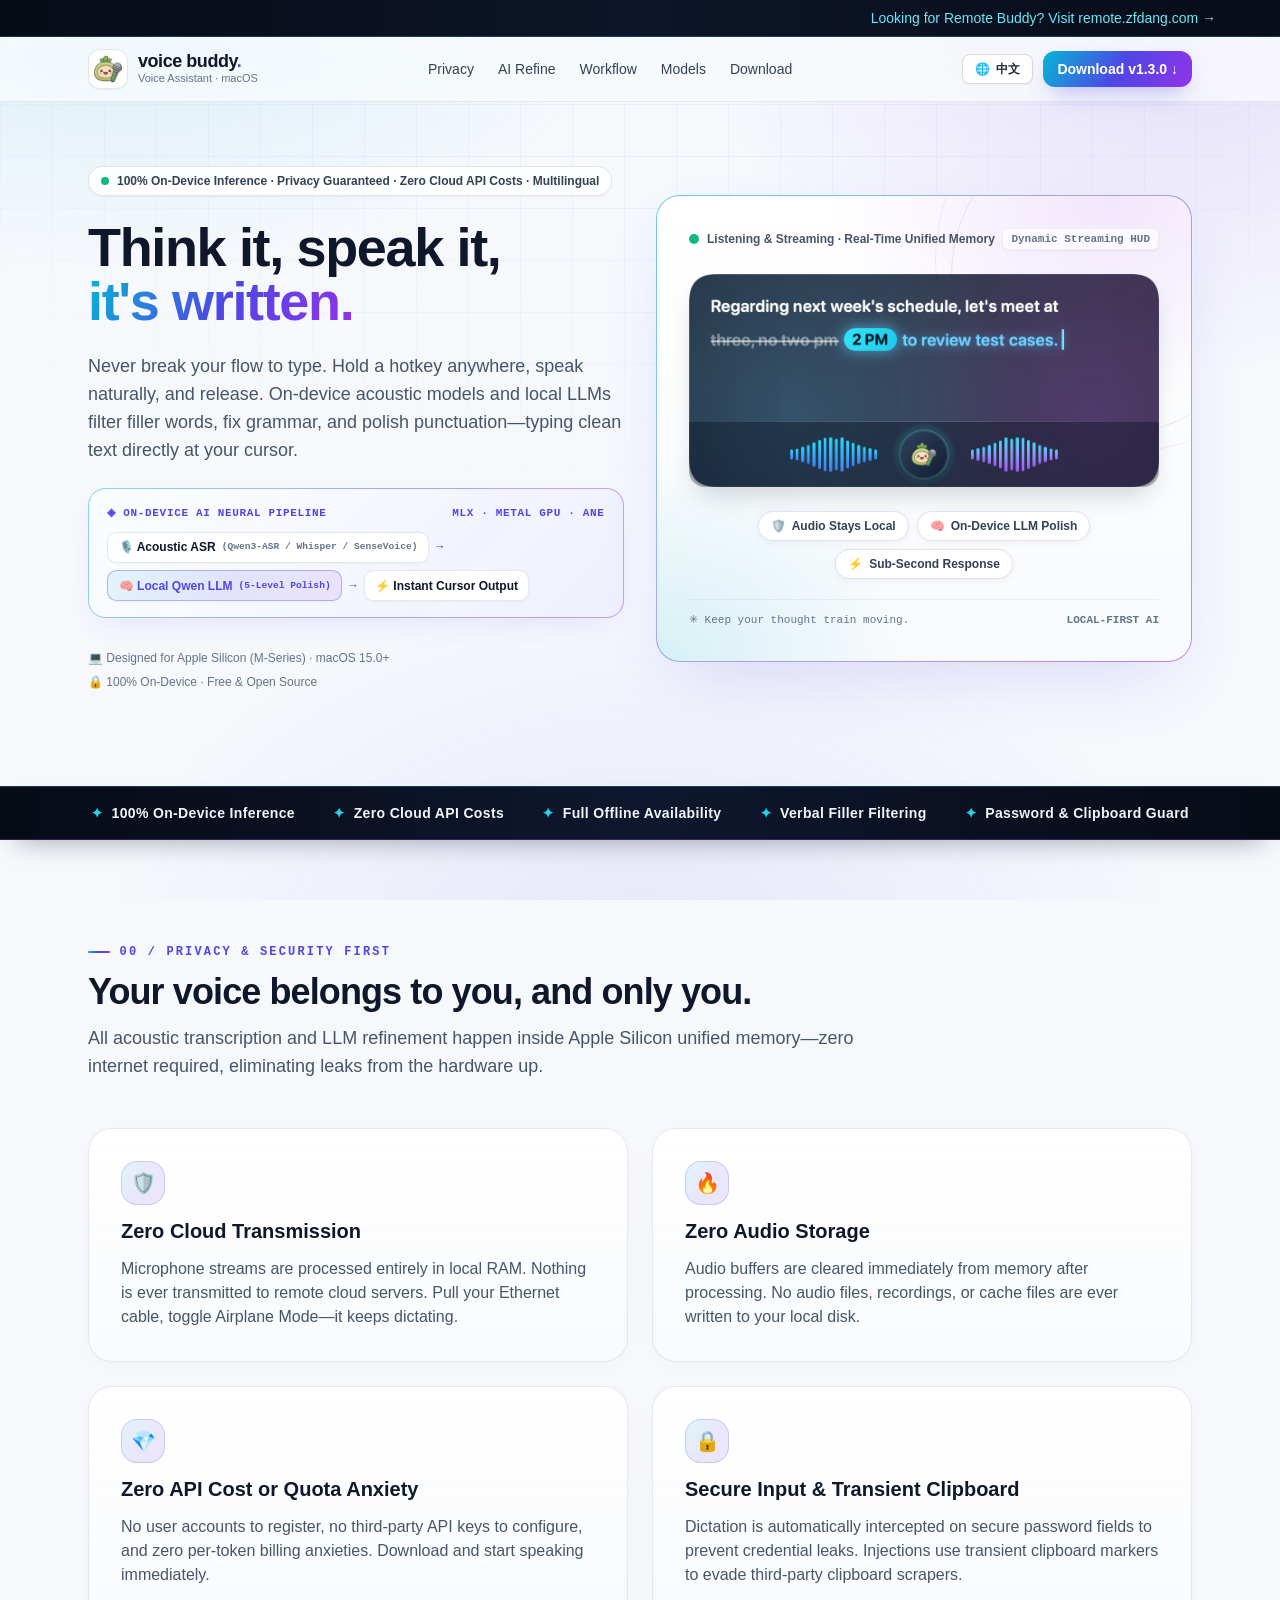
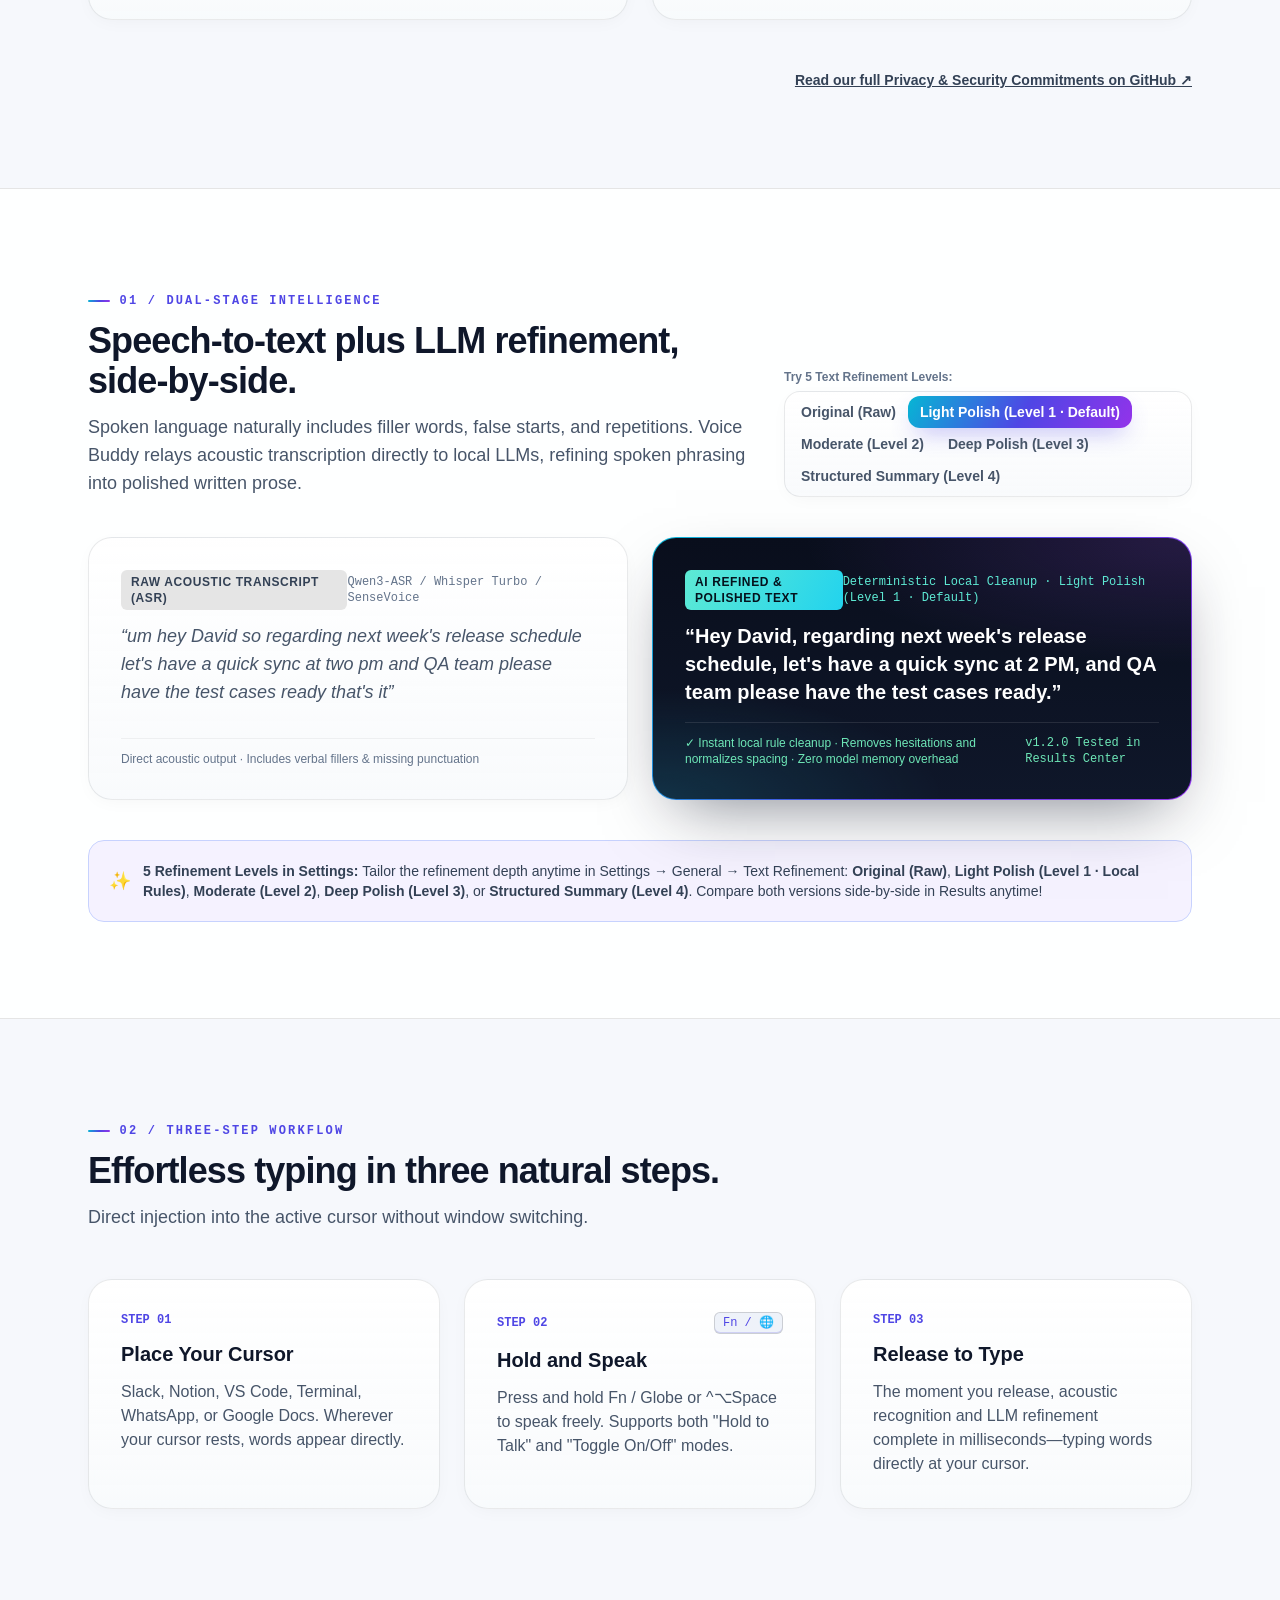
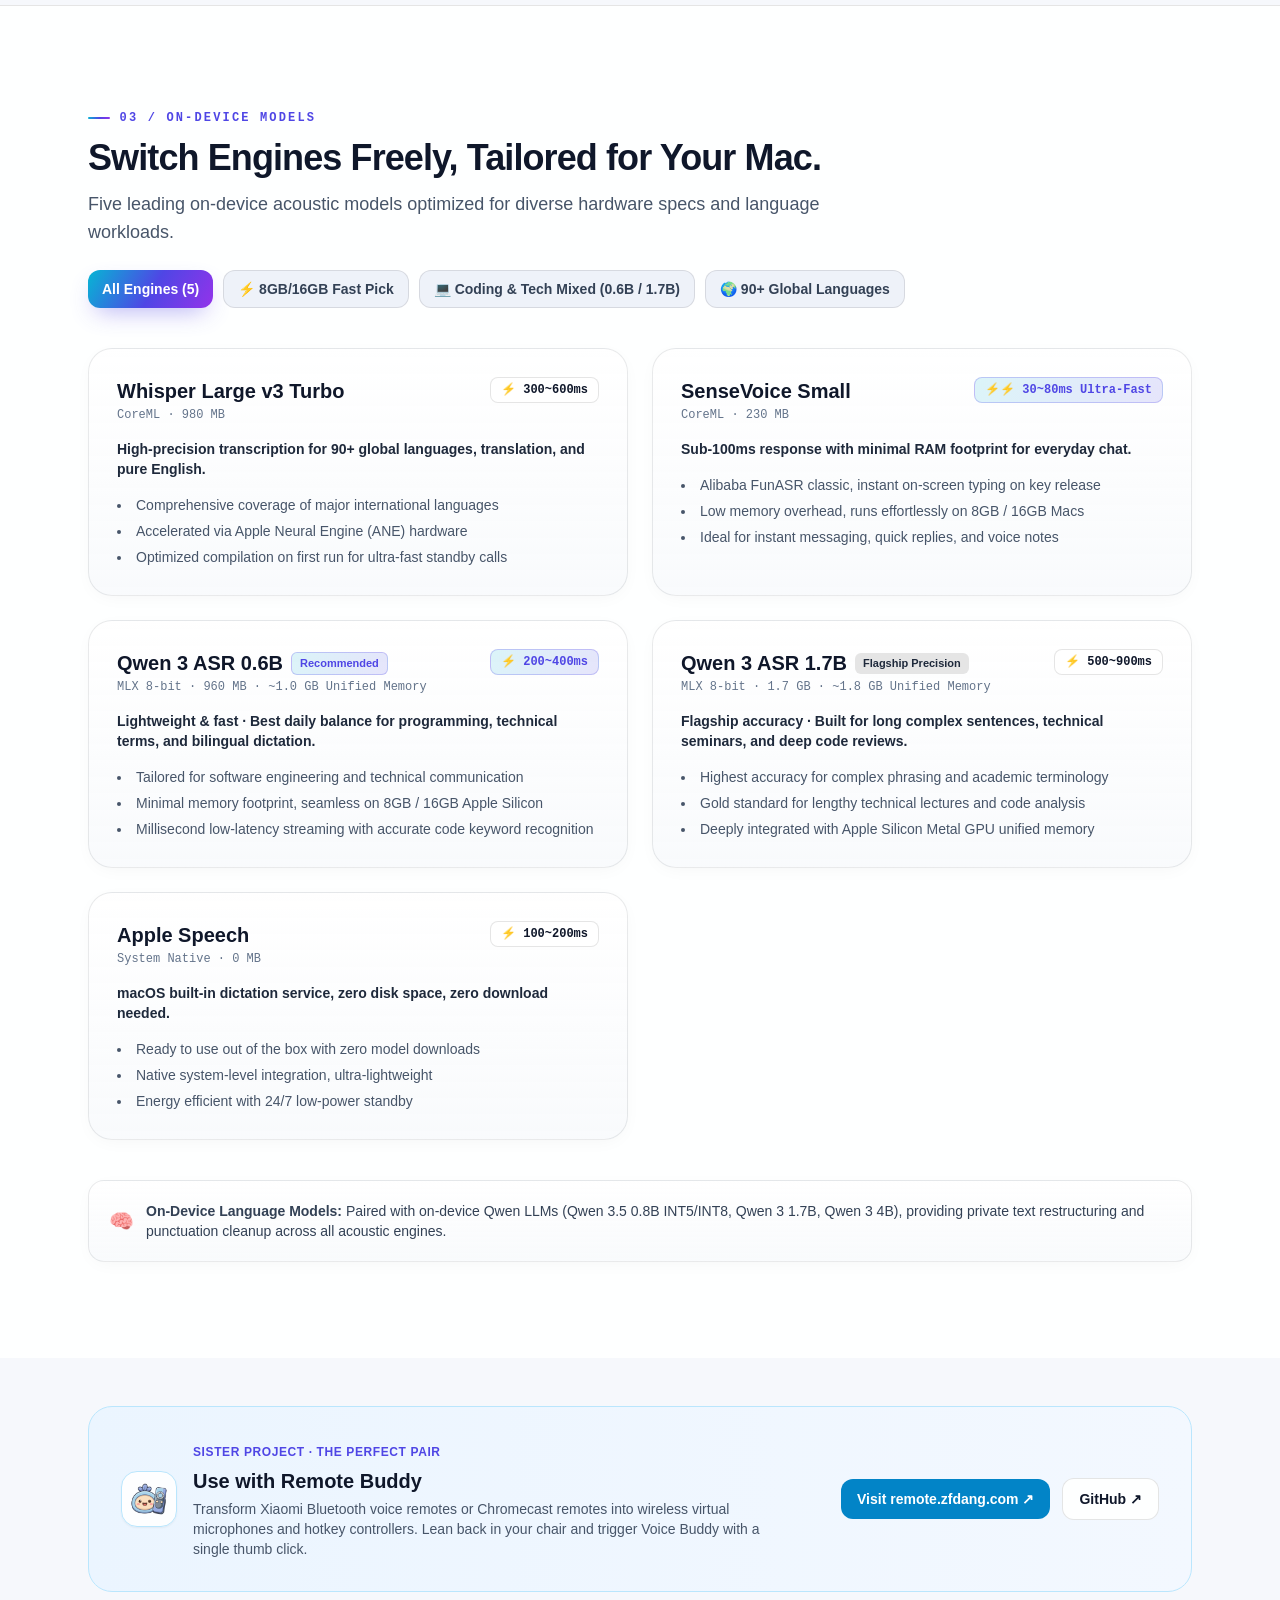
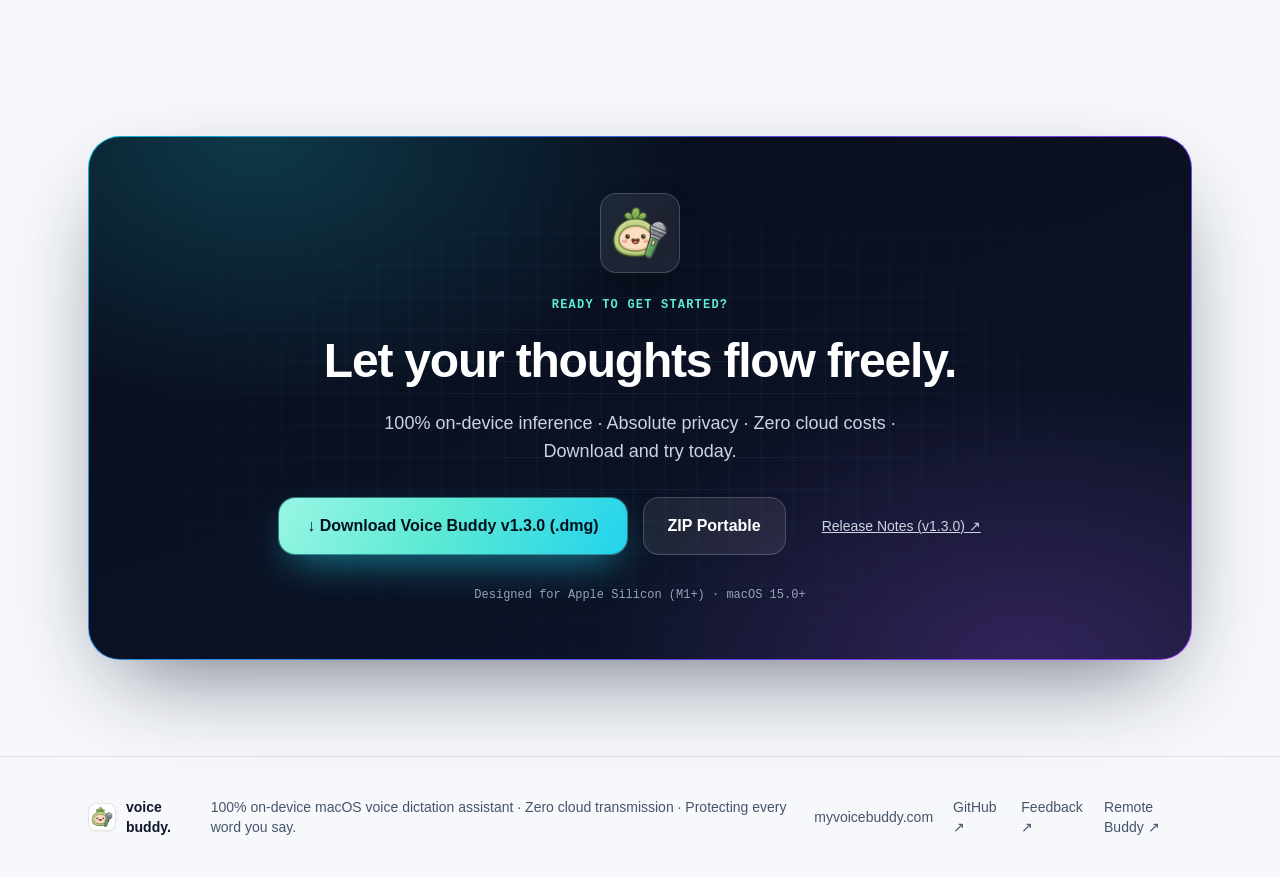
<file: pages/index.html>
<!DOCTYPE html>
<html lang="zh-CN" class="scroll-smooth">
<head>
  <meta charset="UTF-8" />
  <meta name="viewport" content="width=device-width, initial-scale=1.0" />
  <title>Voice Buddy (语音搭子) — 100% 纯本地 macOS AI 语音输入与智能润色工具</title>
  <meta name="description" content="想说的，说出来就写好了。100% 纯端侧运行的 macOS 语音识别与本地大模型润色工具，零数据上云、零录音留存、零 API 费用。" />

  <!-- Canonical & Multilingual Alternate Hreflang -->
  <link rel="canonical" href="https://myvoicebuddy.com/" />
  <link rel="alternate" hreflang="zh-CN" href="https://myvoicebuddy.com/" />
  <link rel="alternate" hreflang="en" href="https://myvoicebuddy.com/en.html" />
  <link rel="alternate" hreflang="x-default" href="https://myvoicebuddy.com/" />

  <!-- Social Graph & Meta Cards -->
  <meta property="og:title" content="Voice Buddy (语音搭子) — 100% 纯本地 macOS AI 语音输入与智能润色工具" />
  <meta property="og:description" content="想说的，说出来就写好了。100% 纯端侧运行的 macOS 语音识别与本地大语言模型润色工具，零数据上云、零录音留存、零 API 费用。" />
  <meta property="og:url" content="https://myvoicebuddy.com/" />
  <meta property="og:image" content="https://myvoicebuddy.com/assets/dictation.png" />
  <meta property="og:type" content="website" />
  <meta name="twitter:card" content="summary_large_image" />
  <meta name="twitter:title" content="Voice Buddy (语音搭子)" />
  <meta name="twitter:description" content="100% 纯本地端侧 macOS 语音识别与 AI 智能润色工具。" />
  <meta name="twitter:image" content="https://myvoicebuddy.com/assets/dictation.png" />

  <!-- Lightweight Vector Favicon & Touch Icon -->
  <link rel="icon" type="image/svg+xml" href="assets/icon.svg" />
  <link rel="apple-touch-icon" href="assets/voice_buddy_color_512.png" />

  <!-- Pre-compiled Standalone Production Stylesheet & AI Tech Theme -->
  <meta name="color-scheme" content="light" />
  <link rel="stylesheet" href="style.css" />
  <link rel="stylesheet" href="theme-tech.css" />

  <!-- Instant Language Preference Route (Prevents Flash) -->
  <script>
    (function() {
      try {
        var pref = localStorage.getItem('vb_lang');
        var navLang = (navigator.language || '').toLowerCase();
        var shouldBeEn = pref === 'en' || (!pref && navLang.startsWith('en') && !navLang.startsWith('zh'));
        if (shouldBeEn) {
          window.location.replace('en.html' + (window.location.hash || ''));
        }
      } catch(e) {}
    })();
  </script>
</head>
<body id="top" class="bg-cream text-ink font-sans antialiased selection:bg-limeAccent selection:text-ink">

  <!-- 顶部公告栏 -->
  <div class="bg-ink text-white text-xs sm:text-sm py-2 px-4 border-b border-white/10">
    <div class="max-w-6xl mx-auto flex flex-wrap items-center justify-between gap-2">
      <div aria-hidden="true"></div>
      <a href="https://remote.zfdang.com/" target="_blank" rel="noopener" class="text-limeAccent hover:underline font-medium inline-flex items-center gap-1">
        寻找「遥控搭子 Remote Buddy」？前往 remote.zfdang.com →
      </a>
    </div>
  </div>

  <!-- 顶部导航栏 -->
  <header class="sticky top-0 z-50 glass-nav border-b border-black/5">
    <div class="max-w-6xl mx-auto px-4 sm:px-6 h-16 flex items-center justify-between gap-4">
      <!-- 品牌 Logo -->
      <a href="#top" class="flex items-center gap-2.5 group">
        <div class="w-10 h-10 rounded-xl bg-white border border-black/10 shadow-sm flex items-center justify-center overflow-hidden p-1 group-hover:scale-105 transition">
          <img src="assets/voice_buddy_color_512.png" width="32" height="32" alt="Voice Buddy Mascot" class="w-full h-full object-contain" />
        </div>
        <div class="flex flex-col">
          <span class="font-extrabold text-lg tracking-tight leading-none">voice buddy<span class="text-sage">.</span></span>
          <span class="text-[11px] text-neutral-500 font-medium">语音搭子 · macOS</span>
        </div>
      </a>

      <!-- 导航链接 -->
      <nav class="hidden md:flex items-center gap-6 text-sm font-medium text-neutral-700">
        <a href="#privacy" class="hover:text-ink transition">隐私安全</a>
        <a href="#ai-refine" class="hover:text-ink transition">AI 智能润色</a>
        <a href="#how" class="hover:text-ink transition">使用方式</a>
        <a href="#models" class="hover:text-ink transition">端侧模型</a>
        <a href="#download" class="hover:text-ink transition">下载</a>
      </nav>

      <!-- 语言切换与下载 CTA -->
      <div class="flex items-center gap-2.5">
        <a href="en.html" id="langSwitchBtn" class="px-3 py-1.5 rounded-lg border border-black/15 bg-white hover:bg-neutral-100 text-xs font-semibold transition flex items-center gap-1.5 text-neutral-800 shadow-sm" title="Switch to English version">
          <span>🌐</span>
          <span>EN</span>
        </a>
        <a href="#download" class="px-3.5 py-2 rounded-xl bg-ink text-white hover:bg-neutral-800 text-xs sm:text-sm font-semibold transition shadow-sm">
          下载 <span data-vb-version>v1.3.0</span> ↓
        </a>
      </div>
    </div>
  </header>

  <!-- Hero 首屏区域 -->
  <section class="relative pt-10 pb-16 sm:pt-16 sm:pb-24 overflow-hidden">
    <div class="max-w-6xl mx-auto px-4 sm:px-6 grid grid-cols-1 lg:grid-cols-12 gap-10 lg:gap-8 items-center">
      <!-- 左栏：文案与下载引导 -->
      <div class="lg:col-span-6 space-y-6">
        <div class="inline-flex items-center gap-2 px-3 py-1.5 rounded-full bg-white border border-black/10 shadow-sm text-xs font-semibold text-neutral-700">
          <span class="w-2 h-2 rounded-full bg-emerald-500 animate-pulse"></span>
          <span>100% 本地端侧推理 · 隐私安全有保障 · 零云端 API 费用 · 支持中英混说</span>
        </div>

        <h1 class="text-4xl sm:text-5xl lg:text-[54px] font-black tracking-tight leading-[1.12] text-ink">
          想说的，<br/><span class="underline decoration-limeAccent decoration-[10px] underline-offset-4">说出来</span>就写好了。
        </h1>

        <p class="text-base sm:text-lg text-neutral-600 leading-relaxed">
          不必停下来打字。在任意应用中按住快捷键说话，松手瞬间，端侧声学模型与本地大语言模型协同工作，自动过滤口癖、修整语法、润色标点，文字直接飞入当前光标处。
        </p>

        <!-- 端侧双阶段 AI 神经推理管线展示 -->
        <div class="ai-pipeline-box" aria-label="端侧 AI 语音与大模型推理管线">
          <div class="ai-pipeline-header">
            <span>◈ ON-DEVICE AI NEURAL PIPELINE</span>
            <span>MLX · Metal GPU · ANE</span>
          </div>
          <div class="ai-pipeline-steps">
            <span class="ai-node">🎙️ 端侧声学模型 <small class="text-neutral-400 font-mono">(Qwen3-ASR / Whisper / SenseVoice)</small></span>
            <span class="ai-arrow">→</span>
            <span class="ai-node ai-node-highlight">🧠 本地 Qwen 大模型润色 <small class="font-mono">(5 档智能规整)</small></span>
            <span class="ai-arrow">→</span>
            <span class="ai-node">⚡ 光标毫秒直出</span>
          </div>
        </div>

        <div class="flex flex-wrap items-center gap-x-6 gap-y-2 text-xs text-neutral-500 font-medium pt-2">
          <span>💻 适用于 Apple Silicon (M 系列芯片) · macOS 15.0+</span>
          <span>🔒 零数据上云 · 完全免费开源</span>
        </div>
      </div>

      <!-- 右栏：真实程序悬浮窗实机演示 -->
      <div class="lg:col-span-6">
        <div class="relative rounded-3xl bg-gradient-to-br from-[#EDE7FF] via-[#F5F2FF] to-[#E5F6DF] p-5 sm:p-8 border border-black/10 shadow-xl flex flex-col items-center justify-center overflow-hidden">
          <!-- 装饰氛围光圈 -->
          <div class="absolute -top-20 -right-20 w-80 h-80 rounded-full border border-purple-500/15 pointer-events-none"></div>
          <div class="absolute -top-32 -right-32 w-96 h-96 rounded-full border border-purple-500/10 pointer-events-none"></div>

          <!-- 顶部状态指示栏 -->
          <div class="w-full flex items-center justify-between text-xs font-bold text-neutral-600 mb-4 z-10">
            <div class="flex items-center gap-2">
              <span class="w-2.5 h-2.5 rounded-full bg-emerald-500 animate-pulse"></span>
              <span>正在听你说 · 本地统一内存实时推理</span>
            </div>
            <span class="font-mono text-[11px] text-neutral-500 px-2 py-0.5 rounded-md bg-white/70 border border-black/5 shadow-sm">实时增改动态悬浮窗</span>
          </div>

          <!-- 悬浮窗 Retina 高清截图 -->
          <div class="relative z-10 w-full max-w-[500px] my-2 hero-hud-shot">
            <img src="assets/dictation.png" width="500" height="227" alt="Voice Buddy 实时语音动态悬浮窗" class="w-full h-auto rounded-2xl block" loading="eager" fetchpriority="high" decoding="sync" />
          </div>

          <!-- 悬浮窗下方特性胶囊 -->
          <div class="relative z-10 flex flex-wrap items-center justify-center gap-2 pt-4 text-xs font-semibold">
            <span class="px-3 py-1.5 rounded-full bg-white/90 border border-black/10 shadow-sm text-neutral-700 flex items-center gap-1.5">
              <span>🛡️</span>
              <span>音频绝不上云</span>
            </span>
            <span class="px-3 py-1.5 rounded-full bg-white/90 border border-black/10 shadow-sm text-neutral-700 flex items-center gap-1.5">
              <span>🧠</span>
              <span>本地大模型整理</span>
            </span>
            <span class="px-3 py-1.5 rounded-full bg-white/90 border border-black/10 shadow-sm text-neutral-700 flex items-center gap-1.5">
              <span>⚡</span>
              <span>毫秒级极速响应</span>
            </span>
          </div>

          <!-- 底部小字标注 -->
          <div class="mt-5 pt-3 border-t border-black/5 flex items-center justify-between w-full text-[11px] text-neutral-500 font-mono z-10">
            <span>✳ 思路不打断，文字自然来。</span>
            <span class="font-bold">纯本地端侧 AI</span>
          </div>
        </div>
      </div>
    </div>
  </section>

  <!-- 特性亮眼横幅 -->
  <section class="bg-ink text-white py-4 border-y border-black">
    <div class="max-w-6xl mx-auto px-4 flex flex-wrap items-center justify-around gap-4 text-xs sm:text-sm font-semibold tracking-wide">
      <span class="flex items-center gap-2"><span class="text-limeAccent">✦</span> 100% 纯端侧计算</span>
      <span class="flex items-center gap-2"><span class="text-limeAccent">✦</span> 零云端 API 费用</span>
      <span class="flex items-center gap-2"><span class="text-limeAccent">✦</span> 纯离线无网可用</span>
      <span class="flex items-center gap-2"><span class="text-limeAccent">✦</span> 口癖智能过滤</span>
      <span class="flex items-center gap-2"><span class="text-limeAccent">✦</span> 密码框防误触与剪贴板保护</span>
    </div>
  </section>

  <!-- 00 / 隐私与安全第一 -->
  <section id="privacy" class="py-16 sm:py-24 max-w-6xl mx-auto px-4 sm:px-6 space-y-12">
    <div class="space-y-3 max-w-3xl">
      <div class="text-xs font-mono uppercase tracking-widest text-sageDark font-bold">00 / 隐私与安全第一</div>
      <h2 class="text-3xl sm:text-4xl font-black tracking-tight">你的声音，永远只属于你。</h2>
      <p class="text-neutral-600 text-base sm:text-lg leading-relaxed">
        所有声学转写与大语言模型润色均在 Mac 本地统一内存中完成，无需联网，从物理底层杜绝隐私泄露。
      </p>
    </div>

    <div class="grid grid-cols-1 md:grid-cols-2 gap-6">
      <div class="p-6 sm:p-8 rounded-3xl bg-white border border-black/10 shadow-sm hover:shadow-md transition space-y-3">
        <div class="w-11 h-11 rounded-2xl bg-limeAccent/40 flex items-center justify-center text-xl">🛡️</div>
        <h3 class="text-xl font-bold">零数据上云</h3>
        <p class="text-sm sm:text-base text-neutral-600 leading-relaxed">
          麦克风音频流仅在 Apple Silicon 统一内存中处理，绝不上传到任何远程服务器。拔掉网线、开启飞行模式，依旧流畅打字。
        </p>
      </div>

      <div class="p-6 sm:p-8 rounded-3xl bg-white border border-black/10 shadow-sm hover:shadow-md transition space-y-3">
        <div class="w-11 h-11 rounded-2xl bg-limeAccent/40 flex items-center justify-center text-xl">🔥</div>
        <h3 class="text-xl font-bold">零录音留存</h3>
        <p class="text-sm sm:text-base text-neutral-600 leading-relaxed">
          音频处理完毕后即刻从内存中释放，从不在本地磁盘写入录音文件或音频缓存，从物理底层杜绝任何泄露可能。
        </p>
      </div>

      <div class="p-6 sm:p-8 rounded-3xl bg-white border border-black/10 shadow-sm hover:shadow-md transition space-y-3">
        <div class="w-11 h-11 rounded-2xl bg-limeAccent/40 flex items-center justify-center text-xl">💎</div>
        <h3 class="text-xl font-bold">零 API 费用与额度焦虑</h3>
        <p class="text-sm sm:text-base text-neutral-600 leading-relaxed">
          无需注册账号，无需配置第三方 API Key，没有按字扣费的后顾之忧，下载即可免费使用。
        </p>
      </div>

      <div class="p-6 sm:p-8 rounded-3xl bg-white border border-black/10 shadow-sm hover:shadow-md transition space-y-3">
        <div class="w-11 h-11 rounded-2xl bg-limeAccent/40 flex items-center justify-center text-xl">🔒</div>
        <h3 class="text-xl font-bold">安全保护与剪贴板防护</h3>
        <p class="text-sm sm:text-base text-neutral-600 leading-relaxed">
          遇到密码输入框时自动拦截，杜绝敏感密码误听写；支持 Transient 瞬态剪贴板标记，不被任何历史剪贴板工具偷录。
        </p>
      </div>
    </div>

    <div class="mt-6 text-right">
      <a href="https://github.com/zfdang/voice-buddy#%E9%9A%90%E7%A7%81%E4%B8%8E%E5%AE%89%E5%85%A8%E6%89%BF%E8%AF%BA" target="_blank" rel="noopener" class="text-sm font-semibold text-neutral-700 hover:text-ink underline">
        阅读 GitHub 完整隐私与安全承诺 ↗
      </a>
    </div>
  </section>

  <!-- 01 / 双阶段智能润色（AI 智能润色互动对比区） -->
  <section id="ai-refine" class="py-16 sm:py-24 bg-white border-y border-black/10">
    <div class="max-w-6xl mx-auto px-4 sm:px-6 space-y-10">
      <div class="flex flex-col md:flex-row md:items-end justify-between gap-6">
        <div class="space-y-3 max-w-2xl">
          <div class="text-xs font-mono uppercase tracking-widest text-sageDark font-bold">01 / 双阶段智能润色</div>
          <h2 class="text-3xl sm:text-4xl font-black tracking-tight">语音识别 + 大模型整理，双重效果一目了然。</h2>
          <p class="text-neutral-600 text-base sm:text-lg leading-relaxed">
            日常说话不可避免地会有口癖、倒装、语气词和犹豫。Voice Buddy 让声学转录与大语言模型接力，将口语一键整理为得体书面文稿。
          </p>
        </div>

        <!-- 5 档整理力度切换标签 -->
        <div class="flex flex-col gap-1.5">
          <span class="text-xs text-neutral-500 font-semibold">点击体验 5 档文字整理力度：</span>
          <div class="inline-flex p-1 rounded-2xl bg-cream border border-black/10 text-xs sm:text-sm font-semibold flex-wrap" role="tablist" aria-label="文字整理力度">
            <button type="button" role="tab" id="tab-raw" aria-controls="polishedTextBox" aria-selected="false" data-level="raw" class="level-tab px-3 py-1.5 rounded-xl text-neutral-600 hover:text-ink transition">原文直出</button>
            <button type="button" role="tab" id="tab-light" aria-controls="polishedTextBox" aria-selected="true" data-level="light" class="level-tab px-3 py-1.5 rounded-xl bg-ink text-white shadow-sm transition">轻度规整 (Level 1 · 默认)</button>
            <button type="button" role="tab" id="tab-moderate" aria-controls="polishedTextBox" aria-selected="false" data-level="moderate" class="level-tab px-3 py-1.5 rounded-xl text-neutral-600 hover:text-ink transition">适度优化 (Level 2)</button>
            <button type="button" role="tab" id="tab-deep" aria-controls="polishedTextBox" aria-selected="false" data-level="deep" class="level-tab px-3 py-1.5 rounded-xl text-neutral-600 hover:text-ink transition">深度润色 (Level 3)</button>
            <button type="button" role="tab" id="tab-rewrite" aria-controls="polishedTextBox" aria-selected="false" data-level="rewrite" class="level-tab px-3 py-1.5 rounded-xl text-neutral-600 hover:text-ink transition">结构总结 (Level 4)</button>
          </div>
        </div>
      </div>

      <!-- 对比卡片区 -->
      <div class="grid grid-cols-1 lg:grid-cols-2 gap-6">
        <!-- 声学直出卡片 -->
        <div class="p-6 sm:p-8 rounded-3xl bg-cream border border-black/10 flex flex-col justify-between space-y-4">
          <div class="space-y-3">
            <div class="flex items-center justify-between">
              <span class="text-xs font-bold uppercase tracking-wider px-2.5 py-1 rounded-md bg-neutral-200 text-neutral-700">原始语音识别</span>
              <span class="text-xs font-mono text-neutral-500">Qwen3-ASR / Whisper Turbo / SenseVoice</span>
            </div>
            <blockquote id="rawTranscriptBox" class="text-base sm:text-lg text-neutral-600 leading-relaxed italic">
              “呃李经理那个关于下周排期计划我们下午两点开个短会过一下然后测试同学记得把用例准备好就这样”
            </blockquote>
          </div>
          <div class="pt-3 border-t border-black/5 text-xs text-neutral-500">
            声学模型直出 · 包含口癖“呃/那个/然后”与标点缺失
          </div>
        </div>

        <!-- 大模型润色卡片 -->
        <div class="p-6 sm:p-8 rounded-3xl bg-ink text-white border border-black flex flex-col justify-between space-y-4 shadow-xl">
          <div class="space-y-3">
            <div class="flex items-center justify-between">
              <span class="text-xs font-bold uppercase tracking-wider px-2.5 py-1 rounded-md bg-limeAccent text-ink" id="polCardBadge">AI 智能整理结果</span>
              <span id="activeLevelTag" class="text-xs font-mono text-limeAccent">纯本地规则清洗 · 轻度规整 (Level 1 · 默认)</span>
            </div>
            <blockquote id="polishedTextBox" class="text-lg sm:text-xl text-white font-semibold leading-relaxed">
              “李经理，关于下周排期计划，我们下午两点开个短会过一下，测试同学记得把用例准备好。”
            </blockquote>
          </div>
          <div class="pt-3 border-t border-white/10 flex items-center justify-between text-xs text-emerald-300">
            <span id="polCardFoot">✓ 纯本地规则清洗 · 去除多余空格与逗号孤立口癖 · 零模型开销与毫秒级即时响应</span>
            <span class="font-mono">v1.2.0 结果中心实测</span>
          </div>
        </div>
      </div>

      <div class="p-4 sm:p-5 rounded-2xl bg-lavender/60 border border-indigo-200 text-xs sm:text-sm text-neutral-700 flex items-center gap-3">
        <span class="text-lg">✨</span>
        <p>
          <strong>客户端中的 5 档整理力度：</strong>你可以在客户端「通用设置 → 文字整理力度」中按需选择：<strong>原文直出</strong>、<strong>轻度规整 (Level 1 · 纯本地规则零延迟)</strong>、<strong>适度优化 (Level 2)</strong>、<strong>深度润色 (Level 3)</strong> 或 <strong>结构总结 (Level 4 · 自动提炼与排版)</strong>。在结果面板中，更可针对单次录音随时快速切换对比并重新插入！
        </p>
      </div>
    </div>
  </section>

  <!-- 02 / 使用方式（三步使用流程） -->
  <section id="how" class="py-16 sm:py-24 max-w-6xl mx-auto px-4 sm:px-6 space-y-12">
    <div class="space-y-3 max-w-2xl">
      <div class="text-xs font-mono uppercase tracking-widest text-sageDark font-bold">02 / 使用方式</div>
      <h2 class="text-3xl sm:text-4xl font-black tracking-tight">自然输入，就这么简单。</h2>
      <p class="text-neutral-600 text-base sm:text-lg leading-relaxed">
        全局光标即时注入，彻底告别繁琐的窗口切换。
      </p>
    </div>

    <div class="grid grid-cols-1 md:grid-cols-3 gap-6">
      <div class="p-6 sm:p-8 rounded-3xl bg-white border border-black/10 space-y-3">
        <div class="text-xs font-mono font-bold text-sageDark">步骤 01</div>
        <h3 class="text-xl font-bold">放好光标</h3>
        <p class="text-sm sm:text-base text-neutral-600 leading-relaxed">
          微信、飞书、Slack、Notion、VS Code 或 Terminal 终端，光标在何处，文字就写在何处。
        </p>
      </div>

      <div class="p-6 sm:p-8 rounded-3xl bg-white border border-black/10 space-y-3">
        <div class="flex items-center justify-between">
          <span class="text-xs font-mono font-bold text-sageDark">步骤 02</span>
          <kbd class="px-2 py-0.5 text-xs font-mono bg-cream border border-black/15 rounded-md">Fn / 🌐</kbd>
        </div>
        <h3 class="text-xl font-bold">长按，说话</h3>
        <p class="text-sm sm:text-base text-neutral-600 leading-relaxed">
          单手轻按 Fn / 地球键或 ^⌥Space 即可自由倾诉。支持「长按说话」或「按键启停」两种触发方式。
        </p>
      </div>

      <div class="p-6 sm:p-8 rounded-3xl bg-white border border-black/10 space-y-3">
        <div class="text-xs font-mono font-bold text-sageDark">步骤 03</div>
        <h3 class="text-xl font-bold">松手，上屏</h3>
        <p class="text-sm sm:text-base text-neutral-600 leading-relaxed">
          松开按键瞬间，声学识别与 AI 整理完成，文字直接打入光标处，背景音乐自动智能恢复（按 Esc 可快捷撤销）。
        </p>
      </div>
    </div>
  </section>

  <!-- 03 / 本地端侧模型（端侧模型矩阵 + 交互式筛选） -->
  <section id="models" class="py-16 sm:py-24 bg-white border-t border-black/10">
    <div class="max-w-6xl mx-auto px-4 sm:px-6 space-y-10">
      <div class="space-y-6">
        <div class="space-y-3 max-w-3xl">
          <div class="text-xs font-mono uppercase tracking-widest text-sageDark font-bold">03 / 本地端侧模型</div>
          <h2 class="text-3xl sm:text-4xl font-black tracking-tight">多模型自由切换，适配多样算力与语言场景。</h2>
          <p class="text-neutral-600 text-base sm:text-lg leading-relaxed">
            针对不同 Mac 配置与语种偏好，内置 5 大主流端侧声学模型。
          </p>
        </div>

        <!-- 分类筛选按钮 -->
        <div class="flex flex-wrap gap-2.5 text-xs sm:text-sm font-semibold" role="group" aria-label="模型分类筛选">
          <button type="button" data-mfilter="all" aria-pressed="true" class="model-filter px-3.5 py-2 rounded-xl bg-ink text-white transition">全部引擎 (5)</button>
          <button type="button" data-mfilter="fast" aria-pressed="false" class="model-filter px-3.5 py-2 rounded-xl bg-cream hover:bg-neutral-200 text-neutral-700 border border-black/10 transition">⚡ 8GB/16GB 极速首选</button>
          <button type="button" data-mfilter="code" aria-pressed="false" class="model-filter px-3.5 py-2 rounded-xl bg-cream hover:bg-neutral-200 text-neutral-700 border border-black/10 transition">💻 程序员中英混说 (0.6B / 1.7B)</button>
          <button type="button" data-mfilter="multi" aria-pressed="false" class="model-filter px-3.5 py-2 rounded-xl bg-cream hover:bg-neutral-200 text-neutral-700 border border-black/10 transition">🌍 90+ 跨国多语种</button>
        </div>
      </div>

      <div class="grid grid-cols-1 md:grid-cols-2 gap-6">
        <!-- 1. Whisper Large v3 Turbo -->
        <div data-mtags="all multi" class="model-card p-6 sm:p-7 rounded-3xl bg-cream border border-black/10 space-y-4 transition">
          <div class="flex items-start justify-between gap-2">
            <div>
              <h3 class="text-xl font-extrabold">Whisper Large v3 Turbo</h3>
              <p class="text-xs font-mono text-neutral-500 mt-0.5">CoreML · 980 MB</p>
            </div>
            <span class="px-2.5 py-1 rounded-lg bg-white border border-black/10 text-xs font-mono font-bold">⚡ 300~600ms</span>
          </div>
          <p class="text-sm font-semibold text-neutral-800">全球 90+ 语言高精听写，跨国多语互译与纯英文首选。</p>
          <ul class="text-xs sm:text-sm text-neutral-600 space-y-1.5 list-disc list-inside">
            <li>全球主流多语言、小语种全覆盖</li>
            <li>搭载 Apple Neural Engine (ANE) 硬件加速</li>
            <li>初次载入自动编译优化，常驻极速调用</li>
          </ul>
        </div>

        <!-- 2. SenseVoice Small -->
        <div data-mtags="all fast" class="model-card p-6 sm:p-7 rounded-3xl bg-cream border border-black/10 space-y-4 transition">
          <div class="flex items-start justify-between gap-2">
            <div>
              <h3 class="text-xl font-extrabold">SenseVoice Small</h3>
              <p class="text-xs font-mono text-neutral-500 mt-0.5">CoreML · 230 MB</p>
            </div>
            <span class="px-2.5 py-1 rounded-lg bg-limeAccent text-ink text-xs font-mono font-bold">⚡⚡ 30~80ms 极速</span>
          </div>
          <p class="text-sm font-semibold text-neutral-800">毫秒级极速响应，中英粤日韩五语首选，超低显存开销。</p>
          <ul class="text-xs sm:text-sm text-neutral-600 space-y-1.5 list-disc list-inside">
            <li>阿里 FunASR 经典力作，松键秒级上屏</li>
            <li>低内存占用，8GB / 16GB Mac 畅快运行</li>
            <li>极速捕捉短句，日常对话与即时通讯神器</li>
          </ul>
        </div>

        <!-- 3. Qwen 3 ASR 0.6B -->
        <div data-mtags="all code fast" class="model-card p-6 sm:p-7 rounded-3xl bg-cream border border-black/10 space-y-4 transition">
          <div class="flex items-start justify-between gap-2">
            <div>
              <div class="flex items-center gap-2">
                <h3 class="text-xl font-extrabold">Qwen 3 ASR 0.6B</h3>
                <span class="px-2 py-0.5 rounded-md bg-limeAccent text-ink text-[11px] font-bold">推荐首选</span>
              </div>
              <p class="text-xs font-mono text-neutral-500 mt-0.5">MLX 8-bit · 960 MB · 约 1.0 GB 统一内存</p>
            </div>
            <span class="px-2.5 py-1 rounded-lg bg-limeAccent text-ink text-xs font-mono font-bold">⚡ 200~400ms</span>
          </div>
          <p class="text-sm font-semibold text-neutral-800">极速轻量 · 推荐日常快速听写与中英混说，显存占用极低，平衡首选。</p>
          <ul class="text-xs sm:text-sm text-neutral-600 space-y-1.5 list-disc list-inside">
            <li>程序员写代码、日常技术交流与中英夹杂沟通推荐</li>
            <li>极低内存开销，8GB / 16GB Apple Silicon 流畅无压</li>
            <li>毫秒级低延迟响应，中英混合词汇精准识别</li>
          </ul>
        </div>

        <!-- 4. Qwen 3 ASR 1.7B -->
        <div data-mtags="all code multi" class="model-card p-6 sm:p-7 rounded-3xl bg-cream border border-black/10 space-y-4 transition">
          <div class="flex items-start justify-between gap-2">
            <div>
              <div class="flex items-center gap-2">
                <h3 class="text-xl font-extrabold">Qwen 3 ASR 1.7B</h3>
                <span class="px-2 py-0.5 rounded-md bg-neutral-200 text-neutral-800 text-[11px] font-bold">高精旗舰</span>
              </div>
              <p class="text-xs font-mono text-neutral-500 mt-0.5">MLX 8-bit · 1.7 GB · 约 1.8 GB 统一内存</p>
            </div>
            <span class="px-2.5 py-1 rounded-lg bg-white border border-black/10 text-xs font-mono font-bold">⚡ 500~900ms</span>
          </div>
          <p class="text-sm font-semibold text-neutral-800">高精旗舰 · 适合长句、专业学术与深度编程代码术语，多语种更严谨细腻。</p>
          <ul class="text-xs sm:text-sm text-neutral-600 space-y-1.5 list-disc list-inside">
            <li>长篇正式讲座、代码评审与复杂算法术语严谨听写</li>
            <li>旗舰级高精度，技术术语与长难句识别标杆</li>
            <li>深度融合 Apple Silicon Metal GPU 统一内存</li>
          </ul>
        </div>

        <!-- 5. Apple Speech -->
        <div data-mtags="all fast" class="model-card p-6 sm:p-7 rounded-3xl bg-cream border border-black/10 space-y-4 transition">
          <div class="flex items-start justify-between gap-2">
            <div>
              <h3 class="text-xl font-extrabold">Apple Speech</h3>
              <p class="text-xs font-mono text-neutral-500 mt-0.5">系统原生 · 0 MB</p>
            </div>
            <span class="px-2.5 py-1 rounded-lg bg-white border border-black/10 text-xs font-mono font-bold">⚡ 100~200ms</span>
          </div>
          <p class="text-sm font-semibold text-neutral-800">macOS 系统内置听写服务，0 磁盘占用，免下载即刻可用。</p>
          <ul class="text-xs sm:text-sm text-neutral-600 space-y-1.5 list-disc list-inside">
            <li>即装即用，无需额外下载任何模型文件</li>
            <li>原生系统级支持，极简轻快</li>
            <li>低功耗，全天候长效待机</li>
          </ul>
        </div>
      </div>

      <div class="p-5 rounded-2xl bg-cream border border-black/10 text-xs sm:text-sm text-neutral-700 flex items-center gap-3">
        <span class="text-xl">🧠</span>
        <p>
          <strong>本地大语言模型：</strong>搭配内置的端侧 Qwen 大模型矩阵（Qwen 3.5 0.8B INT5/INT8 · Qwen 3 1.7B · Qwen 3 4B），无论使用哪款声学引擎，都能畅享无缝的本地大模型智能润色与书面重构。
        </p>
      </div>
    </div>
  </section>

  <!-- 姊妹项目联动区：Remote Buddy (遥控搭子) -->
  <section class="py-12 max-w-6xl mx-auto px-4 sm:px-6">
    <div class="rounded-3xl bg-gradient-to-r from-[#EBF5FF] to-[#F3F8FF] border border-sky-200 p-6 sm:p-8 flex flex-col md:flex-row items-center justify-between gap-6">
      <div class="flex items-center gap-4">
        <div class="w-14 h-14 rounded-2xl bg-white border border-sky-200 shadow-sm flex items-center justify-center p-2 shrink-0 overflow-hidden">
          <img src="assets/remote_buddy_color_512.png" width="48" height="48" alt="Remote Buddy Logo" class="w-full h-full object-contain" loading="lazy" decoding="async" />
        </div>
        <div class="space-y-1">
          <div class="inline-flex items-center gap-1.5 text-xs font-bold text-sky-700 uppercase tracking-wider">姊妹项目 · 黄金搭档</div>
          <h3 class="text-xl font-extrabold text-ink">搭配「Remote Buddy 遥控搭子」一起使用</h3>
          <p class="text-xs sm:text-sm text-neutral-600 max-w-xl">
            把小米蓝牙语音遥控器、Chromecast 遥控器变成 Mac 的无线虚拟麦克风与快捷键控制器，靠在椅背上单手按键即可唤醒 Voice Buddy 轻松语音打字。
          </p>
        </div>
      </div>
      <div class="flex items-center gap-3 shrink-0">
        <a href="https://remote.zfdang.com/" target="_blank" rel="noopener" class="px-4 py-2.5 rounded-xl bg-sky-600 hover:bg-sky-700 text-white text-xs sm:text-sm font-bold transition">
          访问 remote.zfdang.com ↗
        </a>
        <a href="https://github.com/zfdang/remote-buddy" target="_blank" rel="noopener" class="px-4 py-2.5 rounded-xl bg-white hover:bg-neutral-50 text-ink border border-black/10 text-xs sm:text-sm font-semibold transition">
          GitHub ↗
        </a>
      </div>
    </div>
  </section>

  <!-- 底部下载区域 -->
  <section id="download" class="py-16 sm:py-24 max-w-6xl mx-auto px-4 sm:px-6">
    <div class="rounded-[32px] bg-ink text-white p-8 sm:p-14 text-center space-y-6 relative overflow-hidden">
      <div class="flex items-center justify-center">
        <div class="w-20 h-20 rounded-2xl bg-white/10 p-2.5 border border-white/15 shadow-2xl backdrop-blur-sm">
          <img src="assets/voice_buddy_color_512.png" width="64" height="64" alt="Voice Buddy Mascot" class="w-full h-full object-contain" loading="lazy" decoding="async" />
        </div>
      </div>
      <div class="text-xs font-mono uppercase tracking-widest text-limeAccent font-bold">立即体验 · 释放双手</div>
      <h2 class="text-3xl sm:text-5xl font-black tracking-tight">让好思路，顺畅流淌。</h2>
      <p class="text-neutral-300 text-sm sm:text-lg max-w-xl mx-auto">
        100% 纯本地运行 · 极致隐私安全 · 零云端费用 · 立即下载开始体验。
      </p>

      <div class="pt-2 flex flex-wrap items-center justify-center gap-4">
        <a href="https://myvoicebuddy.com/downloads/Voice-Buddy-v1.3.0-macOS.dmg" class="px-7 py-4 rounded-2xl bg-limeAccent text-ink hover:brightness-95 font-extrabold text-sm sm:text-base transition shadow-lg">
          <span>↓ 下载 Voice Buddy <span data-vb-version>v1.3.0</span> (DMG)</span>
        </a>
        <a href="https://myvoicebuddy.com/downloads/Voice-Buddy-v1.3.0-macOS.zip" class="px-6 py-4 rounded-2xl bg-white/10 hover:bg-white/20 text-white border border-white/15 font-semibold text-sm sm:text-base transition">
          ZIP 绿色便携版
        </a>
        <a href="https://github.com/zfdang/voice-buddy/releases/tag/v1.3.0" target="_blank" rel="noopener" class="px-5 py-4 rounded-2xl text-neutral-300 hover:text-white text-sm font-medium underline">
          发行说明 (<span data-vb-version>v1.3.0</span>) ↗
        </a>
      </div>

      <div class="text-xs text-neutral-400 font-mono pt-2">
        适用于 Apple Silicon (M1+) · macOS 15.0+
      </div>
    </div>
  </section>

  <!-- 页脚区域 -->
  <footer class="border-t border-black/10 py-10 text-xs sm:text-sm text-neutral-600">
    <div class="max-w-6xl mx-auto px-4 sm:px-6 flex flex-col sm:flex-row items-center justify-between gap-4">
      <div class="flex items-center gap-2.5">
        <div class="w-7 h-7 rounded-lg bg-white border border-black/10 p-0.5 shadow-sm overflow-hidden flex items-center justify-center shrink-0">
          <img src="assets/voice_buddy_color_512.png" width="28" height="28" alt="Voice Buddy Mascot" class="w-full h-full object-contain" loading="lazy" decoding="async" />
        </div>
        <span class="font-extrabold text-ink">voice buddy.</span>
        <span>100% 纯本地端侧运行的 macOS 语音输入搭子 · 零数据上云 · 保护你的每一句话。</span>
      </div>
      <div class="flex items-center gap-5 font-medium">
        <a href="https://myvoicebuddy.com/" class="hover:text-ink">myvoicebuddy.com</a>
        <a href="https://github.com/zfdang/voice-buddy" target="_blank" rel="noopener" class="hover:text-ink">GitHub ↗</a>
        <a href="https://github.com/zfdang/voice-buddy/issues" target="_blank" rel="noopener" class="hover:text-ink">反馈问题 ↗</a>
        <a href="https://remote.zfdang.com/" target="_blank" rel="noopener" class="hover:text-ink">遥控搭子 ↗</a>
      </div>
    </div>
  </footer>

  <script>
    // 语言切换与锚点保留逻辑
    const langBtn = document.getElementById('langSwitchBtn');
    if (langBtn) {
      langBtn.addEventListener('click', function(e) {
        e.preventDefault();
        try { localStorage.setItem('vb_lang', 'en'); } catch(err) {}
        window.location.href = 'en.html' + (window.location.hash || '');
      });
    }

    // 5 档文字整理力度样本与特性说明
    const refineSamples = {
      raw: '“呃李经理那个关于下周排期计划我们下午两点开个短会过一下然后测试同学记得把用例准备好就这样”',
      light: '“李经理，关于下周排期计划，我们下午两点开个短会过一下，测试同学记得把用例准备好。”',
      moderate: '“李经理，关于下周排期计划，我们下午两点开个短会过一下。测试同学记得提前把用例准备好。”',
      deep: '“李经理您好，关于下周排期计划，我们下午 14:00 集中开短会过一下，请测试团队提前备齐相关测试用例。”',
      rewrite: '“【下周排期评审短会】\n• 时间：今日下午 14:00\n• 事项：过下周排期计划\n• 准备：测试团队备齐相关测试用例”'
    };

    const levelFooters = {
      raw: '— 声学直出转录 · 未经任何模型与规则处理',
      light: '✓ 纯本地规则清洗 · 去除多余空格与逗号孤立口癖 · 零模型开销与毫秒级即时响应',
      moderate: '✓ 端侧小模型优化 · 标点精确补全 · 轻微语病修剪并紧密贴合原句',
      deep: '✓ 端侧模型深度梳理 · 消除改口与语序倒装 · 表达通顺得体书面化',
      rewrite: '✓ 结构化重构 · 核心要点清晰提炼 · 适用于会议记录、通知与正式文档'
    };

    // 5 档整理力度切换
    document.querySelectorAll('.level-tab').forEach(btn => {
      btn.addEventListener('click', () => {
        const level = btn.getAttribute('data-level');
        document.querySelectorAll('.level-tab').forEach(b => {
          b.className = 'level-tab px-3 py-1.5 rounded-xl text-neutral-600 hover:text-ink transition';
          b.setAttribute('aria-selected', 'false');
        });
        btn.className = 'level-tab px-3 py-1.5 rounded-xl bg-ink text-white shadow-sm transition';
        btn.setAttribute('aria-selected', 'true');

        document.getElementById('polishedTextBox').textContent = refineSamples[level];
        const badgeEl = document.getElementById('polCardBadge');
        const tagEl = document.getElementById('activeLevelTag');
        if (level === 'raw') {
          if (badgeEl) badgeEl.textContent = '原始文本直出';
          if (tagEl) tagEl.textContent = '文本模型：未启用（声学直接输出）';
        } else if (level === 'light') {
          if (badgeEl) badgeEl.textContent = '本地规则清洗';
          if (tagEl) tagEl.textContent = '纯本地规则引擎 · ' + btn.textContent;
        } else {
          if (badgeEl) badgeEl.textContent = 'AI 智能整理结果';
          if (tagEl) tagEl.textContent = '本地 Qwen 模型 · ' + btn.textContent;
        }
        const footEl = document.getElementById('polCardFoot');
        if (footEl && levelFooters[level]) {
          footEl.textContent = levelFooters[level];
        }
      });
    });

    // 端侧模型筛选
    document.querySelectorAll('.model-filter').forEach(btn => {
      btn.addEventListener('click', () => {
        const tag = btn.getAttribute('data-mfilter');
        document.querySelectorAll('.model-filter').forEach(b => {
          b.className = 'model-filter px-3.5 py-2 rounded-xl bg-cream hover:bg-neutral-200 text-neutral-700 border border-black/10 transition';
          b.setAttribute('aria-pressed', 'false');
        });
        btn.className = 'model-filter px-3.5 py-2 rounded-xl bg-ink text-white transition';
        btn.setAttribute('aria-pressed', 'true');

        document.querySelectorAll('.model-card').forEach(card => {
          const tags = card.getAttribute('data-mtags').split(' ');
          card.style.display = tags.includes(tag) ? 'block' : 'none';
        });
      });
    });

    // 优先使用 Pages 镜像下载地址并同步最新版本号
    fetch('downloads/latest.json', { cache: 'no-store' })
      .then(res => res.json())
      .then(data => {
        if (!data) return;
        if (data.tag) {
          document.querySelectorAll('[data-vb-version]').forEach(el => el.textContent = data.tag);
        }
        if (data.releasesUrl) {
          document.querySelectorAll('a[href*="/releases/tag/"]').forEach(el => el.href = data.releasesUrl);
        }
        if (data.packages) {
          if (data.packages.dmg && data.packages.dmg.url) {
            document.querySelectorAll('a[href*=".dmg"]').forEach(el => el.href = data.packages.dmg.url);
          }
          if (data.packages.zip && data.packages.zip.url) {
            document.querySelectorAll('a[href*=".zip"]').forEach(el => el.href = data.packages.zip.url);
          }
        }
      })
      .catch(() => {});
  </script>
</body>
</html>
</file>
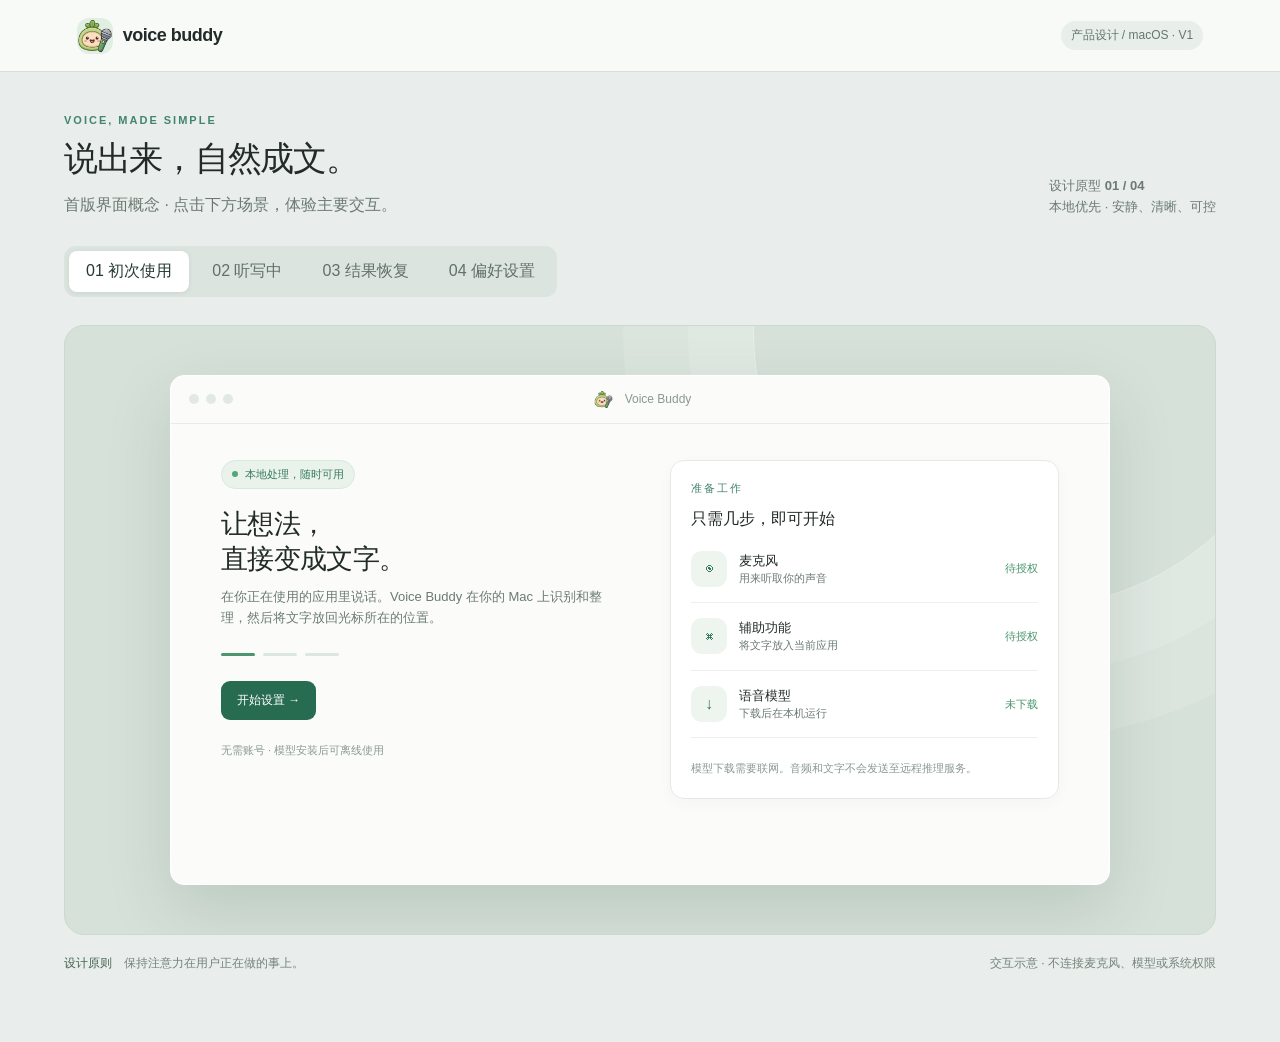
<file: docs/ui/index.html>
<!doctype html>
<html lang="zh-CN"><head><meta charset="utf-8"><meta name="viewport" content="width=device-width,initial-scale=1"><title>Voice Buddy · 首版界面原型</title><style>
:root{font-family:-apple-system,BlinkMacSystemFont,"PingFang SC",sans-serif;color:#222b29;background:#e9edeb;font-synthesis:none}*{box-sizing:border-box}body{margin:0}button,select{font:inherit}button{cursor:pointer}header{height:72px;display:flex;align-items:center;justify-content:space-between;padding:0 6%;border-bottom:1px solid #d8dfdb;background:#f8faf8}header strong{font-size:18px;letter-spacing:-.5px}.brand{display:flex;gap:10px;align-items:center}.logo{display:grid;place-items:center;background:#e1eee2;border-radius:12px;width:36px;height:36px;overflow:hidden}.logo img{width:100%;height:100%;object-fit:contain}.mascot-mini{width:32px;height:32px;object-fit:contain}.menu-mascot{width:19px;height:19px;object-fit:contain;vertical-align:middle}.tag{font-size:12px;color:#66766e;background:#e8eee9;padding:6px 10px;border-radius:20px}.layout{max-width:1400px;margin:auto;padding:42px 5% 70px}.intro{display:flex;justify-content:space-between;align-items:end;gap:24px}.eyebrow{font-size:11px;color:#42856d;font-weight:700;letter-spacing:2px}h1{font-size:34px;letter-spacing:-1.3px;margin:10px 0}p{color:#6c7a73;line-height:1.6;margin:0}.tabs{display:flex;gap:6px;background:#dce4df;border-radius:12px;padding:5px;margin:28px 0;width:max-content;max-width:100%;overflow:auto}.tabs button{border:0;background:transparent;color:#617069;padding:10px 17px;border-radius:8px;white-space:nowrap}.tabs button.active{background:white;color:#253a30;box-shadow:0 1px 5px #1b3e2818}.canvas{background:#d6e1d9;border:1px solid #cbd9ce;border-radius:20px;padding:38px;min-height:610px;position:relative;display:grid;place-items:center;overflow:hidden}.canvas:before{content:"";position:absolute;width:550px;height:550px;border:1px solid #ffffff70;border-radius:50%;top:-270px;right:-90px;box-shadow:0 0 0 65px #ffffff20,0 0 0 130px #ffffff20}.window{width:min(940px,100%);min-height:510px;background:#fbfcfa;border:1px solid #ffffff;border-radius:14px;box-shadow:0 25px 65px #24423125;position:relative;overflow:hidden}.titlebar{height:48px;border-bottom:1px solid #e8ece8;display:flex;align-items:center;padding:0 18px;gap:7px;color:#8a9890;font-size:12px}.dot{width:10px;height:10px;border-radius:100%;background:#e2e8e2}.titlebar span:last-child{margin:auto;transform:translateX(-23px)}.content{padding:36px 50px}.screen{display:none}.screen.active{display:block}.split{display:grid;grid-template-columns:1fr 1fr;gap:60px}.pill{display:inline-flex;gap:7px;align-items:center;color:#377a5e;background:#e9f3ec;border:1px solid #d6e9dc;border-radius:20px;padding:6px 10px;font-size:11px;font-weight:600}.led{width:6px;height:6px;background:#54a678;border-radius:50%}h2{font-size:27px;line-height:1.3;letter-spacing:-.7px;margin:18px 0 10px}h3{font-size:16px;margin:0 0 6px}.small{font-size:13px}.steps{display:flex;gap:8px;margin:25px 0}.steps i{height:3px;width:34px;background:#dce8df;border-radius:4px}.steps i.on{background:#4d9571}.card{background:white;border:1px solid #e4ebe5;border-radius:14px;padding:20px;box-shadow:0 4px 14px #224c2d08}.row{display:flex;align-items:center;justify-content:space-between;gap:16px;padding:15px 0;border-bottom:1px solid #edf1ed}.row:last-child{border:0}.icon{width:36px;height:36px;border-radius:11px;background:#edf5ee;display:grid;place-items:center;color:#377a5e;flex:none}.rowmain{display:flex;gap:12px;align-items:center}.rowmain b{font-size:13px}.rowmain p{font-size:11px}.btn{border:0;background:#276b51;color:white;border-radius:9px;padding:11px 16px;font-size:12px;font-weight:650}.btn.secondary{background:#eef3ef;color:#486458}.btn:focus-visible,.tabs button:focus-visible{outline:3px solid #95c9ab;outline-offset:2px}.actions{display:flex;gap:9px;margin-top:24px}.foot{font-size:11px;color:#8a9990;margin-top:22px}.sidebar{width:190px;background:#f3f6f2;border-right:1px solid #e6ece7;padding:25px 14px;min-height:460px}.setting-layout{display:flex}.navitem{display:block;width:100%;text-align:left;border:0;background:transparent;font-size:12px;padding:11px 14px;color:#74837b;border-radius:8px;margin-bottom:4px}.navitem.sel{background:#e1eee3;color:#2c6a4e;font-weight:700}.settings{padding:31px 38px;flex:1}.settings h2{font-size:22px;margin:0 0 7px}.settings .row{padding:18px 0}.key{font-size:12px;background:#f4f7f4;border:1px solid #dce5dd;padding:6px 9px;border-radius:6px;color:#4e6255}.toggle{width:34px;height:20px;background:#56a277;border-radius:20px;position:relative;border:0}.toggle:after{content:"";position:absolute;right:3px;top:3px;width:14px;height:14px;background:white;border-radius:50%}.toggle.off{background:#cbd6ce}.toggle.off:after{right:17px}.desk{background:#e6e9e4;min-height:510px;padding:48px}.mockapp{margin:auto;width:78%;height:360px;border-radius:10px;background:white;box-shadow:0 12px 35px #27382e1c;overflow:hidden}.mockhead{height:42px;background:#f5f7f4;border-bottom:1px solid #e8ece7;padding:14px 20px;font-size:11px;color:#9aa69e}.mockbody{padding:35px 50px;color:#84918a;font-size:13px}.mockbody b{font-size:21px;color:#404b45}.floating{position:absolute;left:50%;top:54%;transform:translate(-50%,-50%);background:#24372e;color:white;border-radius:18px;padding:13px 17px;display:flex;align-items:center;gap:15px;box-shadow:0 12px 30px #1e382a40;min-width:270px}.wave{color:#8bd9a7;letter-spacing:2px;font-size:19px;animation:meter 1s ease-in-out infinite alternate;transform-origin:center}@keyframes meter{from{transform:scaleY(.55)}to{transform:scaleY(1.15)}}@media(prefers-reduced-motion:reduce){.wave{animation:none}}.floating b{font-size:12px}.floating small{display:block;color:#a3bbab;margin-top:4px;font-size:10px}.floating button{margin-left:auto;border:0;border-radius:7px;background:#ffffff20;color:white;padding:7px}.result{width:min(540px,100%);margin:20px auto}.result textarea{resize:none;width:100%;height:110px;border:1px solid #dfe9e1;border-radius:10px;padding:15px;font:14px/1.7 inherit;color:#364c3e}.notice{background:#f7f1e6;color:#8a6d37;font-size:12px;padding:12px;border-radius:9px;margin:18px 0;line-height:1.5}.caption{display:flex;justify-content:space-between;gap:24px;margin-top:20px;font-size:12px;color:#74847b}.caption strong{color:#456451}.status{font-size:11px;color:#4b956c}.hidden{display:none!important}@media(max-width:700px){header{padding:0 5%}.intro{display:block}.intro p{margin-top:10px}.canvas{padding:14px;min-height:0}.content{padding:25px}.split{grid-template-columns:1fr;gap:20px}.sidebar{width:115px}.settings{padding:24px 18px}.desk{padding:20px}.mockapp{width:100%}.caption{display:block}.window{min-height:0}.tag{display:none}}
</style></head><body><header><div class="brand"><div class="logo"><img src="assets/voice-buddy-mascot.png" alt="Voice Buddy 角色"></div><strong>voice buddy</strong></div><span class="tag">产品设计 / macOS · V1</span></header><main class="layout"><div class="intro"><div><div class="eyebrow">VOICE, MADE SIMPLE</div><h1>说出来，自然成文。</h1><p>首版界面概念 · 点击下方场景，体验主要交互。</p></div><p class="small">设计原型 <b>01 / 04</b><br>本地优先 · 安静、清晰、可控</p></div><nav class="tabs" aria-label="界面场景"><button class="active" data-screen="welcome">01 初次使用</button><button data-screen="record">02 听写中</button><button data-screen="recover">03 结果恢复</button><button data-screen="settings">04 偏好设置</button></nav><section class="canvas"><div class="window"><div class="titlebar"><span class="dot"></span><span class="dot"></span><span class="dot"></span><span><img class="menu-mascot" src="assets/voice-buddy-mascot.png" alt="">　Voice Buddy</span></div><div class="screen active" id="welcome"><div class="content split"><div><span class="pill"><span class="led"></span> 本地处理，随时可用</span><h2>让想法，<br>直接变成文字。</h2><p class="small">在你正在使用的应用里说话。Voice Buddy 在你的 Mac 上识别和整理，然后将文字放回光标所在的位置。</p><div class="steps"><i class="on"></i><i></i><i></i></div><div class="actions"><button class="btn" id="start">开始设置 →</button></div><p class="foot">无需账号 · 模型安装后可离线使用</p></div><div class="card"><div class="eyebrow">准备工作</div><h3 style="margin-top:13px">只需几步，即可开始</h3><div class="row"><div class="rowmain"><div class="icon">◉</div><div><b>麦克风</b><p>用来听取你的声音</p></div></div><span class="status" id="mic-status">待授权</span></div><div class="row"><div class="rowmain"><div class="icon">⌘</div><div><b>辅助功能</b><p>将文字放入当前应用</p></div></div><span class="status" id="ax-status">待授权</span></div><div class="row"><div class="rowmain"><div class="icon">↓</div><div><b>语音模型</b><p>下载后在本机运行</p></div></div><span class="status" id="model-status">未下载</span></div><p class="foot" id="setup-note">模型下载需要联网。音频和文字不会发送至远程推理服务。</p><div class="actions hidden" id="setup-actions"><button class="btn secondary" id="permissions">模拟授权</button><button class="btn secondary" id="download">模拟下载</button></div></div></div></div><div class="screen" id="record"><div class="desk"><div class="mockapp"><div class="mockhead">●　●　●　　　　　　　　　备忘录</div><div class="mockbody"><b>项目想法</b><p style="margin-top:22px">下一步，我们可以先整理一下这周的计划。<span style="color:#41976a">│</span></p></div></div><div class="floating"><img class="mascot-mini" src="assets/voice-buddy-mascot.png" alt=""><div class="wave" id="wave">▂ ▅ ▃ ▇ ▄ ▂</div><div><b id="record-label">正在听你说…</b><small id="record-sub">音量动画为示意 · 松开快捷键结束</small></div><button id="stop" aria-label="结束听写">■</button></div></div></div><div class="screen" id="recover"><div class="content"><div class="result"><img class="mascot-mini" src="assets/voice-buddy-mascot.png" alt=""><span class="pill"><span class="led"></span> 文字已在本机保留</span><h2>文字已准备好</h2><p class="small">目标输入位置已改变。为避免放错位置，请确认后手动粘贴。</p><div class="notice">没有自动插入。你可以复制文字，然后回到想要输入的位置。</div><textarea aria-label="识别结果">周五和小王讨论预算，预算大约十万。</textarea><div class="actions"><button class="btn" id="copy">复制文字</button><button class="btn secondary" id="original">查看原文</button></div><p class="foot" id="recover-note">关闭前请复制需要保留的内容。</p></div></div></div><div class="screen" id="settings"><div class="setting-layout"><aside class="sidebar"><button class="navitem sel" data-settings="general">通用</button><button class="navitem" data-settings="speech">语音识别</button><button class="navitem" data-settings="models">文本模型</button><div class="navitem">隐私与数据</div><div class="navitem">关于</div></aside><div class="settings"><div id="general-settings"><div class="eyebrow">PREFERENCES</div><h2>通用设置</h2><p class="small">让 Voice Buddy 按你的方式工作。</p><div class="row"><div><h3>界面语言</h3><p class="small">控制应用界面，与语音识别语言分别设置</p></div><select aria-label="界面语言"><option>跟随系统</option><option>简体中文</option><option>English</option></select></div><div class="row"><div><h3>听写快捷键</h3><p class="small">按一次开始，再按一次结束</p></div><button class="key" id="shortcut" aria-label="更改听写快捷键">⌃⌥ Space</button></div><div class="row"><div><h3>麦克风输入</h3><p class="small">选择系统默认或指定输入设备</p></div><select aria-label="麦克风输入"><option>系统默认麦克风</option><option>内置麦克风（示意）</option><option>外接麦克风（示意）</option></select></div><div class="row"><div><h3>文字整理力度</h3><p class="small" id="mode-detail">保留原意，去除明显的冗余</p></div><select aria-label="文字整理力度" id="mode"><option>轻微整理</option><option>原文</option><option>适度整理</option><option>完全重写</option></select></div><div class="row"><div><h3>提示音</h3><p class="small">录音就绪、结束和异常时播放</p></div><button class="toggle" aria-label="提示音" aria-pressed="true"></button></div><div class="row"><div><h3>自动插入文字</h3><p class="small">关闭后可手动复制，避免使用剪贴板自动粘贴</p></div><button class="toggle" aria-label="自动插入文字" aria-pressed="true"></button></div><p class="foot">语音和整理均在本机完成。模型下载和更新需要联网。</p></div><div id="speech-settings" class="hidden"><div class="eyebrow">SPEECH RECOGNITION</div><h2>语音识别</h2><p class="small">选择识别模型和你说话时使用的语言。</p><div class="row"><div><h3>识别模型</h3><p class="small">应用直接在本机加载 Qwen3-ASR</p></div><select aria-label="语音识别模型"><option>Qwen3-ASR 0.6B（推荐 · 待验证）</option><option>Qwen3-ASR 1.7B（进阶 · 建议 16GB 及以上，待验证）</option><option>Whisper（后续支持）</option></select></div><div class="row"><div><h3>识别语言</h3><p class="small">自动识别适合多语言混说；效果依模型而异</p></div><select aria-label="识别语言"><option>自动识别 / 多语言混说</option><option>中文</option><option>英语</option><option>法语</option></select></div><p class="foot">引擎：待准备（示意） · 模型：待检查（示意）<br>检查模型与下载引导将在此提供。自动模式的混说能力和语言支持范围取决于所选模型。</p></div><div id="models-settings" class="hidden"><div class="eyebrow">TEXT MODEL</div><h2>文本模型</h2><p class="small">管理文字整理使用的本地模型及服务。</p><div class="row"><div><h3>文本整理模型</h3><p class="small">仅适度整理和完全重写需要；由 Voice Buddy 在本机管理</p></div><select aria-label="文本整理模型"><option>本地 Qwen（待选型）</option></select></div><p class="foot">模型：待检查（示意）<br>将提供下载、校验、加载状态和删除选项；无需单独安装模型服务。</p></div></div></div></div></div></section><div class="caption"><span><strong>设计原则</strong>　保持注意力在用户正在做的事上。</span><span>交互示意 · 不连接麦克风、模型或系统权限</span></div></main><script>
document.querySelectorAll('[data-settings]').forEach(b=>b.addEventListener('click',()=>{document.querySelectorAll('[data-settings]').forEach(x=>x.classList.toggle('sel',x===b));document.querySelector('#general-settings').classList.toggle('hidden',b.dataset.settings!=='general');document.querySelector('#models-settings').classList.toggle('hidden',b.dataset.settings!=='models');document.querySelector('#speech-settings').classList.toggle('hidden',b.dataset.settings!=='speech');}));document.querySelector('#mode').addEventListener('change',e=>{const v=e.target.value;document.querySelector('#mode-detail').textContent=v==='原文'?'保留识别结果，不使用整理模型':v==='轻微整理'?'保留原意，去除明显的冗余':v.startsWith('适度')?'使用本地 Qwen 整理，需先下载模型':'使用本地 Qwen 重写，插入前需确认';});const shortcut=document.querySelector('#shortcut');shortcut.addEventListener('click',()=>{shortcut.textContent='请按下新快捷键…';shortcut.setAttribute('aria-label','请按下新快捷键，按 Escape 取消');shortcut.dataset.capturing='true';});shortcut.addEventListener('keydown',e=>{if(shortcut.dataset.capturing!=='true')return;e.preventDefault();if(e.key==='Escape'){shortcut.textContent=shortcut.dataset.saved||'⌃⌥ Space';}else if(!['Control','Shift','Alt','Meta'].includes(e.key)){let keys=[];if(e.metaKey)keys.push('⌘');if(e.altKey)keys.push('⌥');if(e.ctrlKey)keys.push('⌃');if(e.shiftKey)keys.push('⇧');keys.push(e.key===' '?'Space':e.key.toUpperCase());shortcut.textContent=keys.join(' ');shortcut.dataset.saved=shortcut.textContent;}else return;shortcut.dataset.capturing='false';shortcut.setAttribute('aria-label','更改听写快捷键');});const tabs=document.querySelectorAll('[data-screen]');function show(id){tabs.forEach(x=>x.classList.toggle('active',x.dataset.screen===id));document.querySelectorAll('.screen').forEach(x=>x.classList.toggle('active',x.id===id));}tabs.forEach(x=>x.addEventListener('click',()=>show(x.dataset.screen)));document.querySelector('#start').onclick=()=>{document.querySelector('#setup-actions').classList.remove('hidden');document.querySelector('#setup-note').textContent='按需授予权限并下载模型，完成后即可开始。';};document.querySelector('#permissions').onclick=()=>{document.querySelector('#mic-status').textContent='已授权（示意）';document.querySelector('#ax-status').textContent='已授权（示意）';};document.querySelector('#download').onclick=()=>{document.querySelector('#model-status').textContent='已安装（示意）';};document.querySelector('#stop').onclick=()=>{document.querySelector('#record-label').textContent='正在整理文字…';document.querySelector('#record-sub').textContent='本机处理 · 请稍候';document.querySelector('#wave').textContent='◌';setTimeout(()=>show('recover'),900);};document.querySelector('#copy').onclick=async()=>{try{await navigator.clipboard.writeText(document.querySelector('textarea').value);document.querySelector('#recover-note').textContent='已复制。请回到目标应用粘贴。';}catch{document.querySelector('#recover-note').textContent='请手动选择并复制上方文字。';}};document.querySelector('#original').onclick=()=>{document.querySelector('textarea').value='明天，啊不，周五跟小王讨论预算，嗯，大概十万。';document.querySelector('#recover-note').textContent='当前显示识别原文。';};document.querySelectorAll('.toggle').forEach(b=>b.onclick=()=>{let on=b.getAttribute('aria-pressed')==='true';b.setAttribute('aria-pressed',String(!on));b.classList.toggle('off',on)});
</script></body></html>
</file>
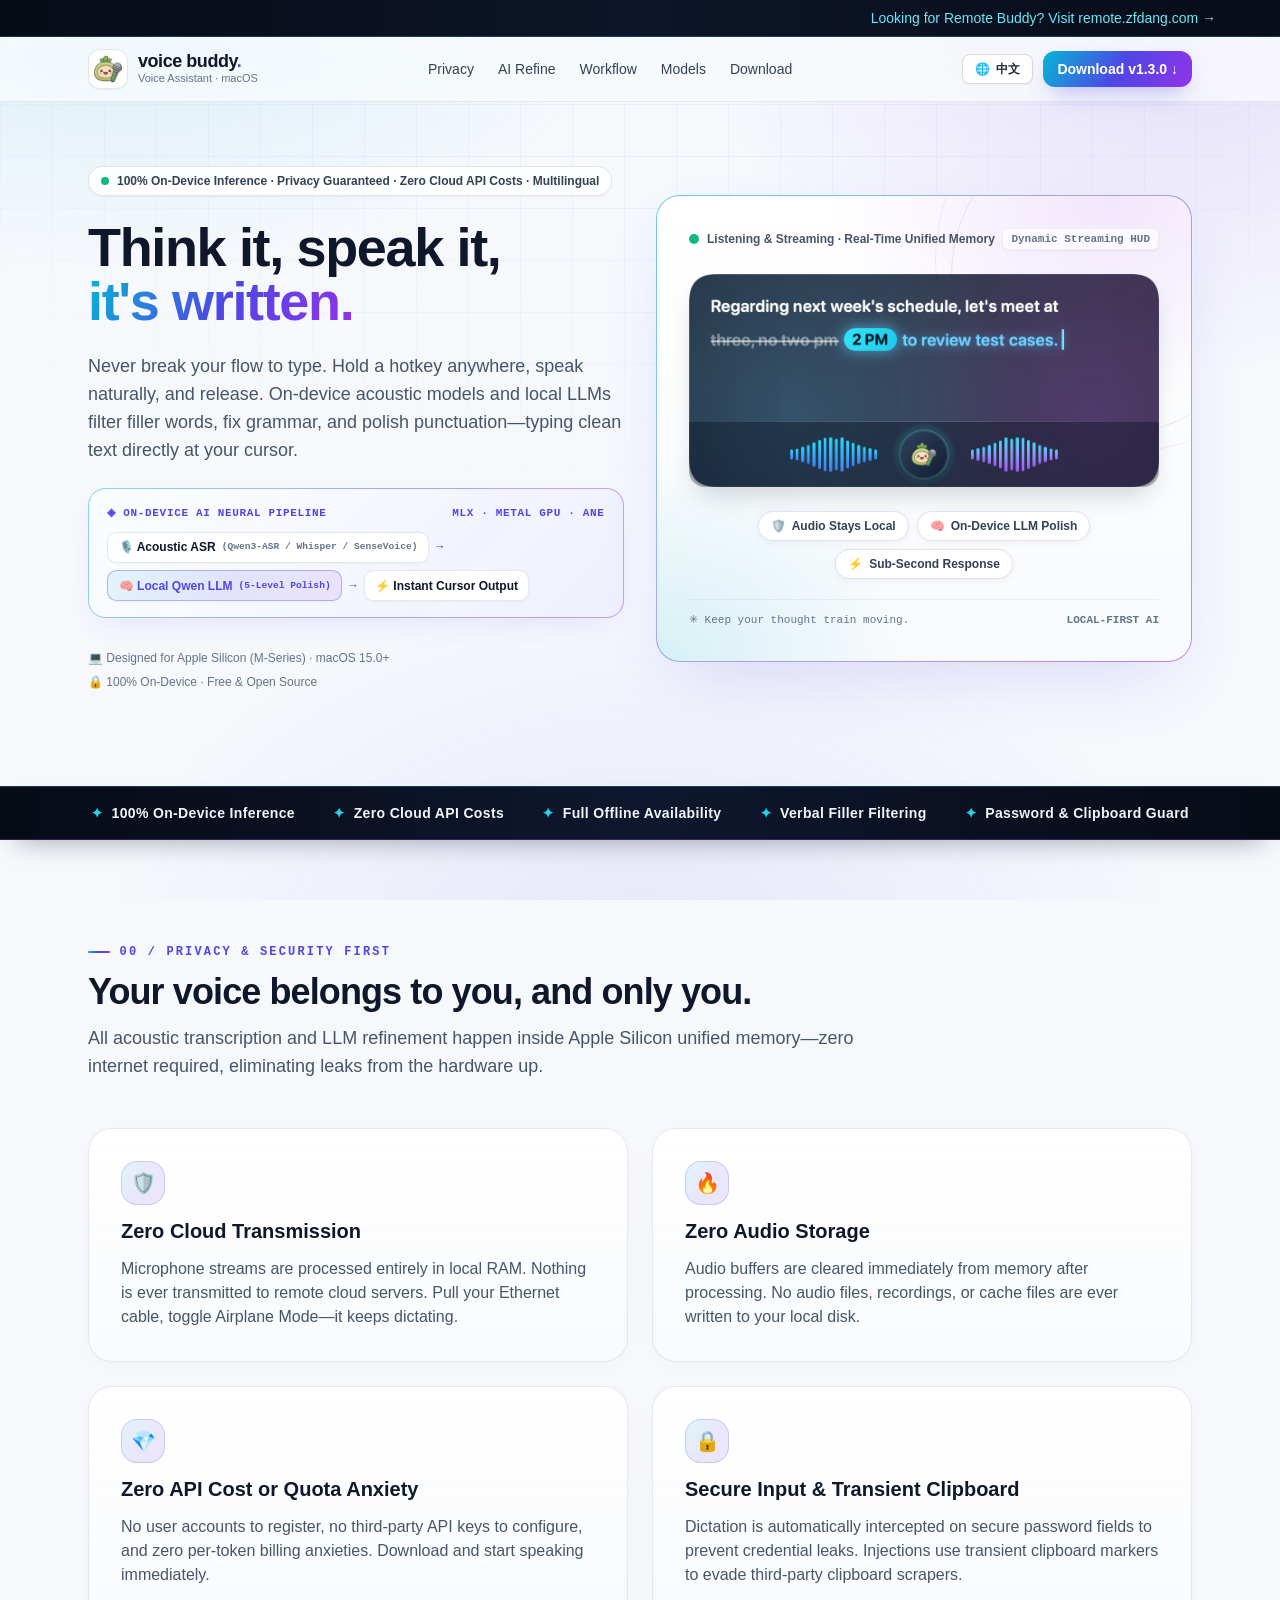
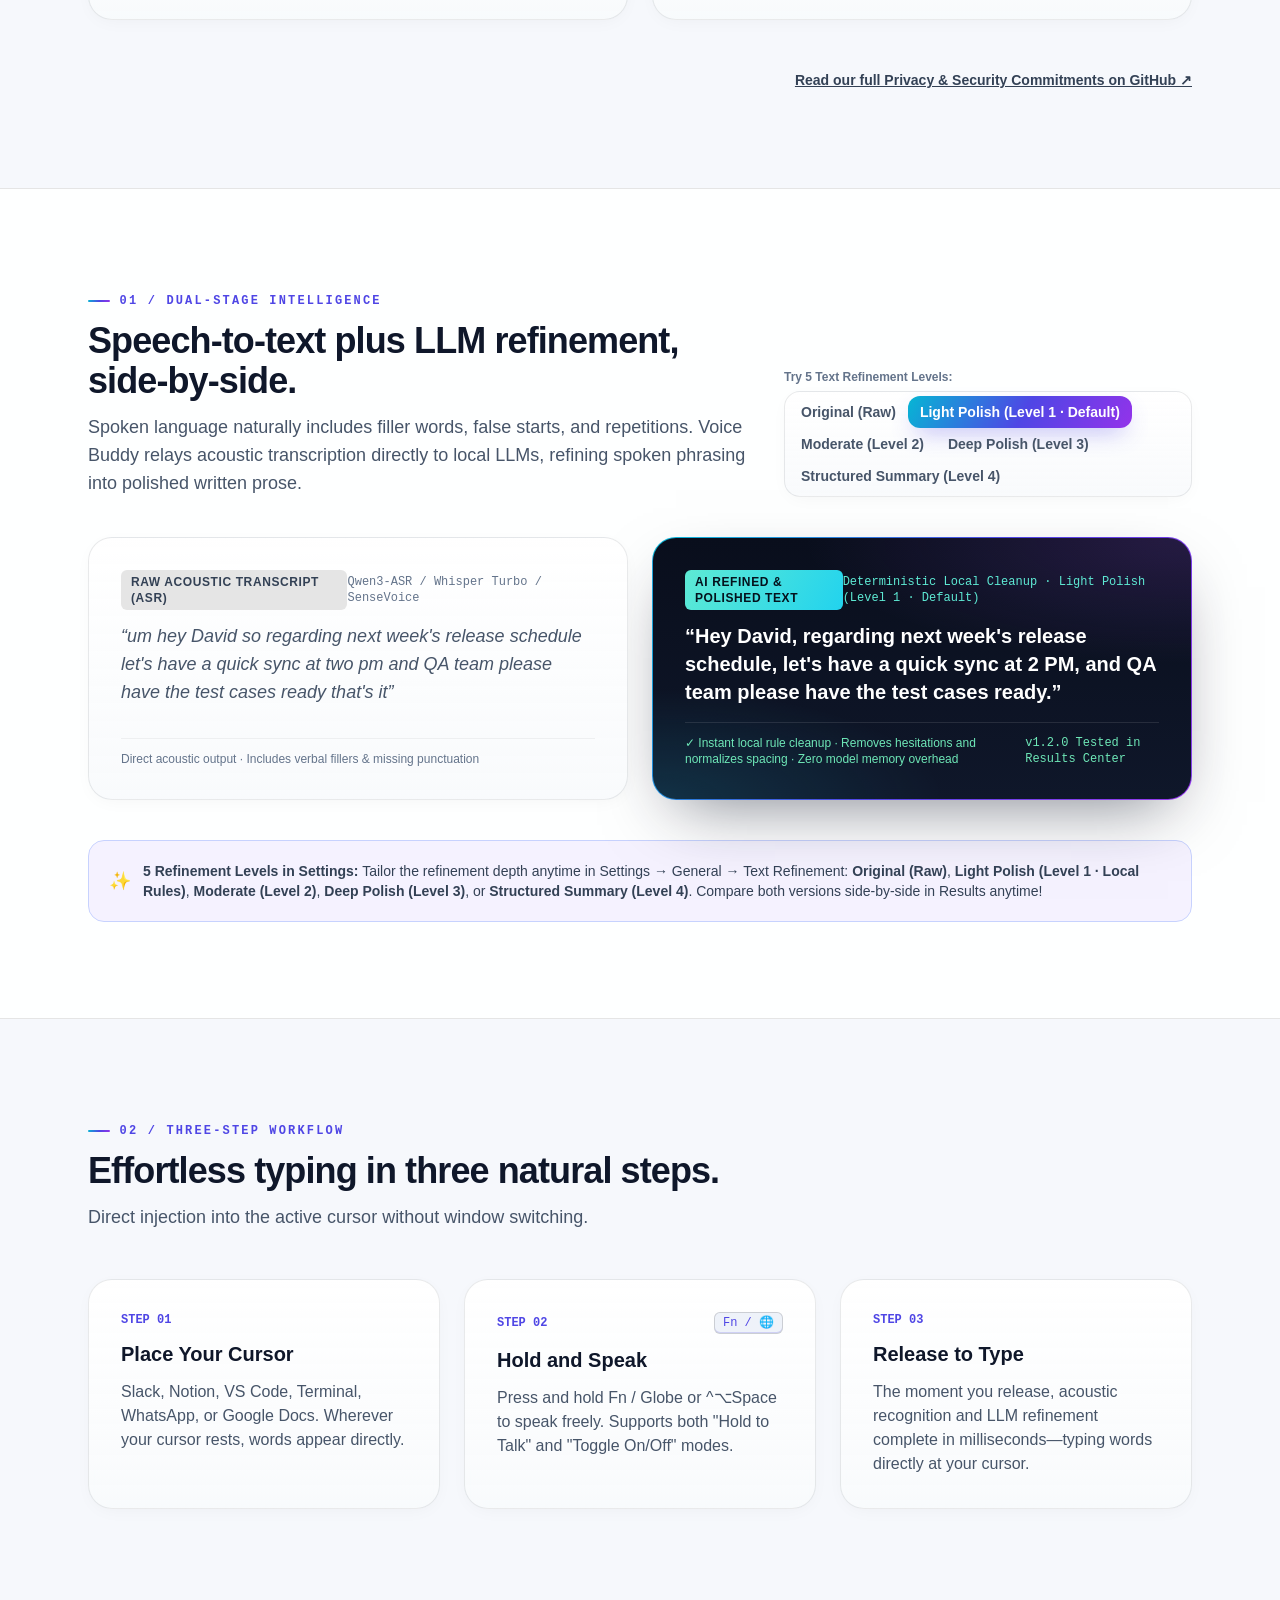
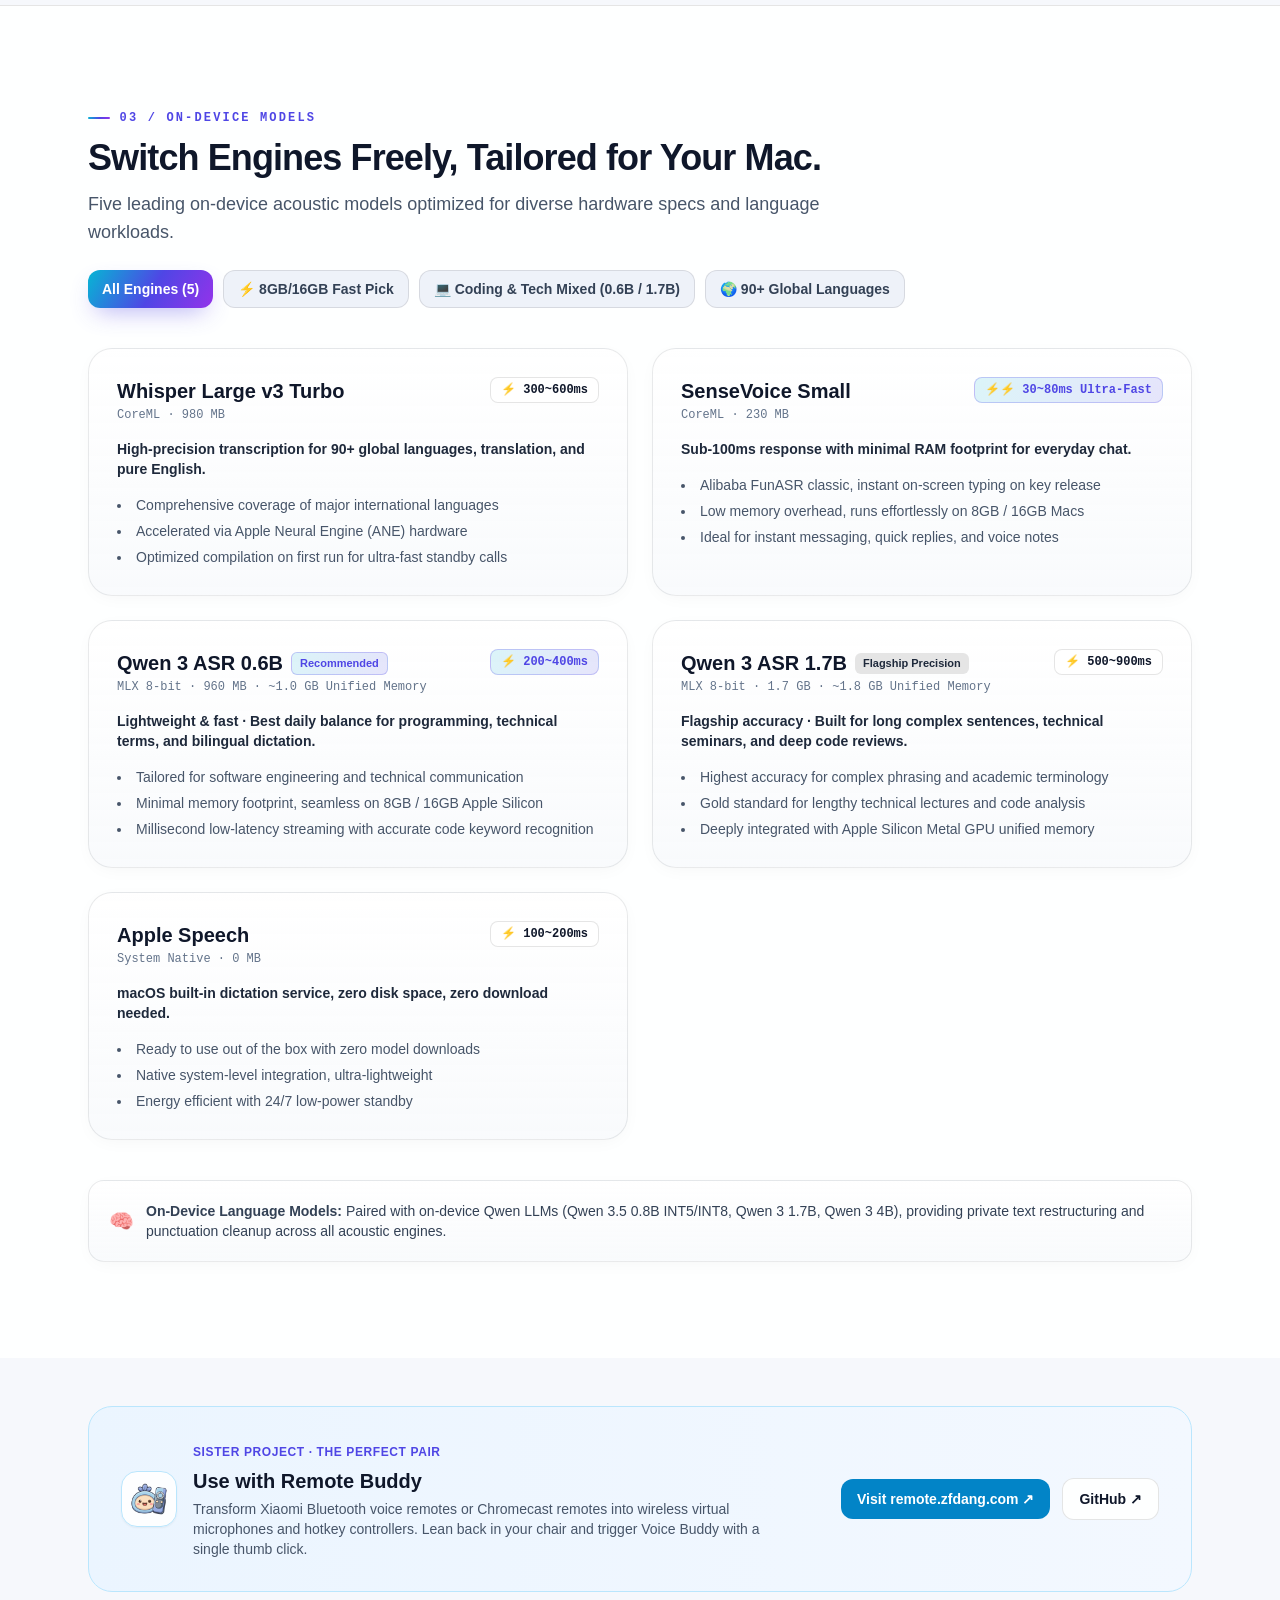
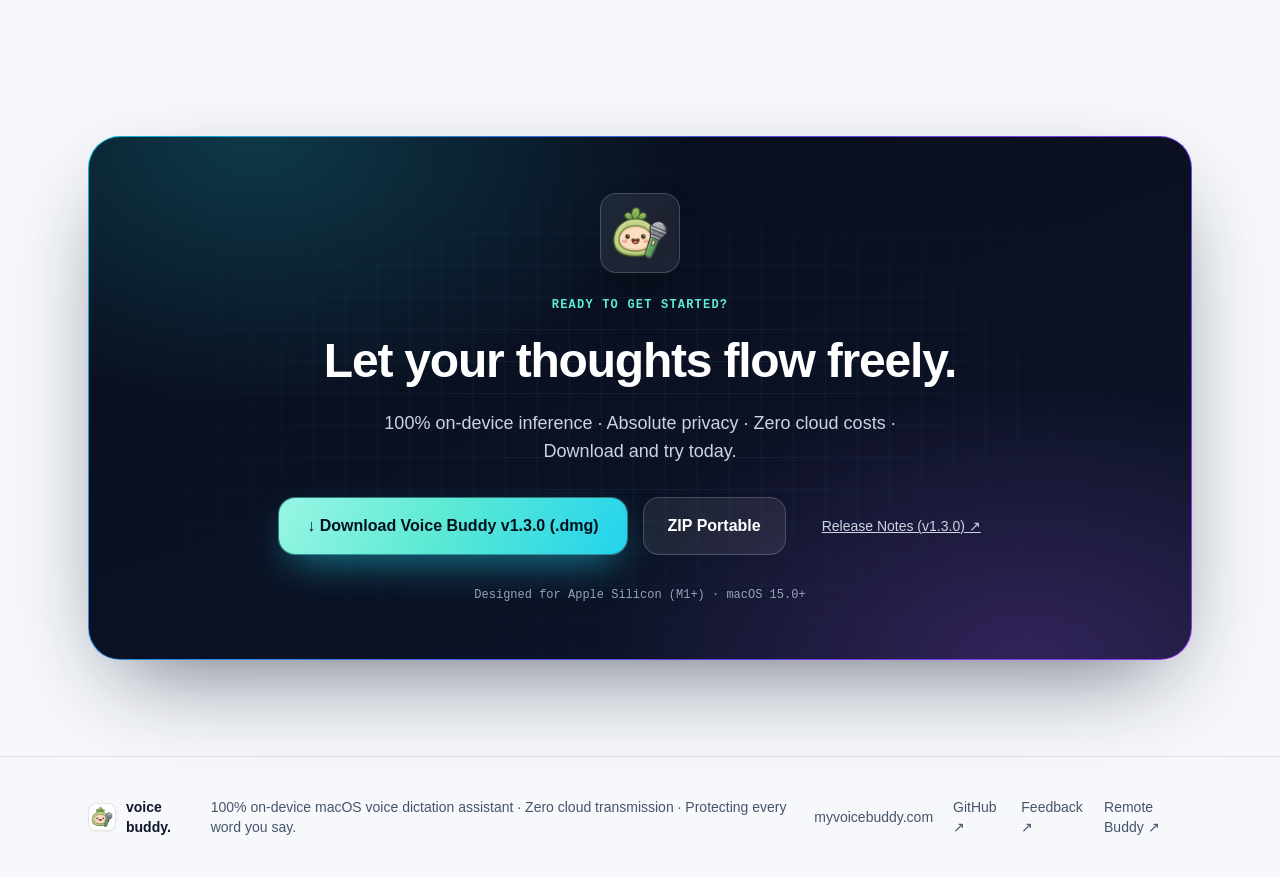
<file: pages/en.html>
<!DOCTYPE html>
<html lang="en" class="scroll-smooth">
<head>
  <meta charset="UTF-8" />
  <meta name="viewport" content="width=device-width, initial-scale=1.0" />
  <title>Voice Buddy — 100% On-Device macOS Voice Dictation & AI Text Refinement</title>
  <meta name="description" content="Speak naturally, type effortlessly. 100% on-device speech recognition + local LLM refinement for Apple Silicon macOS. Zero cloud transmission, zero audio caching, zero API fees." />

  <!-- Canonical & Multilingual Alternate Hreflang -->
  <link rel="canonical" href="https://myvoicebuddy.com/en.html" />
  <link rel="alternate" hreflang="zh-CN" href="https://myvoicebuddy.com/" />
  <link rel="alternate" hreflang="en" href="https://myvoicebuddy.com/en.html" />
  <link rel="alternate" hreflang="x-default" href="https://myvoicebuddy.com/" />

  <!-- Social Graph & Meta Cards -->
  <meta property="og:title" content="Voice Buddy — 100% On-Device macOS Voice Dictation & AI Text Refinement" />
  <meta property="og:description" content="Speak naturally, type effortlessly. 100% on-device speech recognition + local LLM refinement for Apple Silicon macOS. Zero cloud transmission, zero audio caching, zero API fees." />
  <meta property="og:url" content="https://myvoicebuddy.com/en.html" />
  <meta property="og:image" content="https://myvoicebuddy.com/assets/dictation_en.png" />
  <meta property="og:type" content="website" />
  <meta name="twitter:card" content="summary_large_image" />
  <meta name="twitter:title" content="Voice Buddy" />
  <meta name="twitter:description" content="100% On-Device macOS Voice Dictation & AI Text Refinement." />
  <meta name="twitter:image" content="https://myvoicebuddy.com/assets/dictation_en.png" />

  <!-- Lightweight Vector Favicon & Touch Icon -->
  <link rel="icon" type="image/svg+xml" href="assets/icon.svg" />
  <link rel="apple-touch-icon" href="assets/voice_buddy_color_512.png" />

  <!-- Pre-compiled Standalone Production Stylesheet & AI Tech Theme -->
  <meta name="color-scheme" content="light" />
  <link rel="stylesheet" href="style.css" />
  <link rel="stylesheet" href="theme-tech.css" />

  <!-- Instant Language Preference Route (Prevents Flash) -->
  <script>
    (function() {
      try {
        var pref = localStorage.getItem('vb_lang');
        var navLang = (navigator.language || '').toLowerCase();
        var shouldBeZh = pref === 'zh' || (!pref && navLang.startsWith('zh'));
        if (shouldBeZh) {
          window.location.replace('./' + (window.location.hash || ''));
        }
      } catch(e) {}
    })();
  </script>
</head>
<body id="top" class="bg-cream text-ink font-sans antialiased selection:bg-limeAccent selection:text-ink">

  <!-- Top Announcement Banner -->
  <div class="bg-ink text-white text-xs sm:text-sm py-2 px-4 border-b border-white/10">
    <div class="max-w-6xl mx-auto flex flex-wrap items-center justify-between gap-2">
      <div aria-hidden="true"></div>
      <a href="https://remote.zfdang.com/" target="_blank" rel="noopener" class="text-limeAccent hover:underline font-medium inline-flex items-center gap-1">
        Looking for Remote Buddy? Visit remote.zfdang.com →
      </a>
    </div>
  </div>

  <!-- Sticky Header -->
  <header class="sticky top-0 z-50 glass-nav border-b border-black/5">
    <div class="max-w-6xl mx-auto px-4 sm:px-6 h-16 flex items-center justify-between gap-4">
      <!-- Brand Logo -->
      <a href="#top" class="flex items-center gap-2.5 group">
        <div class="w-10 h-10 rounded-xl bg-white border border-black/10 shadow-sm flex items-center justify-center overflow-hidden p-1 group-hover:scale-105 transition">
          <img src="assets/voice_buddy_color_512.png" width="32" height="32" alt="Voice Buddy Mascot" class="w-full h-full object-contain" />
        </div>
        <div class="flex flex-col">
          <span class="font-extrabold text-lg tracking-tight leading-none">voice buddy<span class="text-sage">.</span></span>
          <span class="text-[11px] text-neutral-500 font-medium">Voice Assistant · macOS</span>
        </div>
      </a>

      <!-- Nav Links -->
      <nav class="hidden md:flex items-center gap-6 text-sm font-medium text-neutral-700">
        <a href="#privacy" class="hover:text-ink transition">Privacy</a>
        <a href="#ai-refine" class="hover:text-ink transition">AI Refine</a>
        <a href="#how" class="hover:text-ink transition">Workflow</a>
        <a href="#models" class="hover:text-ink transition">Models</a>
        <a href="#download" class="hover:text-ink transition">Download</a>
      </nav>

      <!-- Language Toggle + CTA -->
      <div class="flex items-center gap-2.5">
        <a href="./" id="langSwitchBtn" class="px-3 py-1.5 rounded-lg border border-black/15 bg-white hover:bg-neutral-100 text-xs font-semibold transition flex items-center gap-1.5 text-neutral-800 shadow-sm" title="切换为简体中文版本">
          <span>🌐</span>
          <span>中文</span>
        </a>
        <a href="#download" class="px-3.5 py-2 rounded-xl bg-ink text-white hover:bg-neutral-800 text-xs sm:text-sm font-semibold transition shadow-sm">
          Download <span data-vb-version>v1.3.0</span> ↓
        </a>
      </div>
    </div>
  </header>

  <!-- Hero Section -->
  <section class="relative pt-10 pb-16 sm:pt-16 sm:pb-24 overflow-hidden">
    <div class="max-w-6xl mx-auto px-4 sm:px-6 grid grid-cols-1 lg:grid-cols-12 gap-10 lg:gap-8 items-center">
      <!-- Left Column: Copy & Download CTAs -->
      <div class="lg:col-span-6 space-y-6">
        <div class="inline-flex items-center gap-2 px-3 py-1.5 rounded-full bg-white border border-black/10 shadow-sm text-xs font-semibold text-neutral-700">
          <span class="w-2 h-2 rounded-full bg-emerald-500 animate-pulse"></span>
          <span>100% On-Device Inference · Privacy Guaranteed · Zero Cloud API Costs · Multilingual</span>
        </div>

        <h1 class="text-4xl sm:text-5xl lg:text-[54px] font-black tracking-tight leading-[1.12] text-ink">
          Think it, speak it,<br/><span class="underline decoration-limeAccent decoration-[10px] underline-offset-4">it's written.</span>
        </h1>

        <p class="text-base sm:text-lg text-neutral-600 leading-relaxed">
          Never break your flow to type. Hold a hotkey anywhere, speak naturally, and release. On-device acoustic models and local LLMs filter filler words, fix grammar, and polish punctuation—typing clean text directly at your cursor.
        </p>

        <!-- On-Device Dual-Stage AI Neural Pipeline -->
        <div class="ai-pipeline-box" aria-label="On-Device AI Speech & LLM Inference Pipeline">
          <div class="ai-pipeline-header">
            <span>◈ ON-DEVICE AI NEURAL PIPELINE</span>
            <span>MLX · Metal GPU · ANE</span>
          </div>
          <div class="ai-pipeline-steps">
            <span class="ai-node">🎙️ Acoustic ASR <small class="text-neutral-400 font-mono">(Qwen3-ASR / Whisper / SenseVoice)</small></span>
            <span class="ai-arrow">→</span>
            <span class="ai-node ai-node-highlight">🧠 Local Qwen LLM <small class="font-mono">(5-Level Polish)</small></span>
            <span class="ai-arrow">→</span>
            <span class="ai-node">⚡ Instant Cursor Output</span>
          </div>
        </div>

        <div class="flex flex-wrap items-center gap-x-6 gap-y-2 text-xs text-neutral-500 font-medium pt-2">
          <span>💻 Designed for Apple Silicon (M-Series) · macOS 15.0+</span>
          <span>🔒 100% On-Device · Free & Open Source</span>
        </div>
      </div>

      <!-- Right Column: Authentic Program HUD View -->
      <div class="lg:col-span-6">
        <div class="relative rounded-3xl bg-gradient-to-br from-[#EDE7FF] via-[#F5F2FF] to-[#E5F6DF] p-5 sm:p-8 border border-black/10 shadow-xl flex flex-col items-center justify-center overflow-hidden">
          <!-- Ambient decorative circles -->
          <div class="absolute -top-20 -right-20 w-80 h-80 rounded-full border border-purple-500/15 pointer-events-none"></div>
          <div class="absolute -top-32 -right-32 w-96 h-96 rounded-full border border-purple-500/10 pointer-events-none"></div>

          <!-- Top status label -->
          <div class="w-full flex items-center justify-between text-xs font-bold text-neutral-600 mb-4 z-10">
            <div class="flex items-center gap-2">
              <span class="w-2.5 h-2.5 rounded-full bg-emerald-500 animate-pulse"></span>
              <span>Listening & Streaming · Real-Time Unified Memory</span>
            </div>
            <span class="font-mono text-[11px] text-neutral-500 px-2 py-0.5 rounded-md bg-white/70 border border-black/5 shadow-sm">Dynamic Streaming HUD</span>
          </div>

          <!-- Centered Real App Dictation Screenshot -->
          <div class="relative z-10 w-full max-w-[500px] my-2 hero-hud-shot">
            <img src="assets/dictation_en.png" width="500" height="227" alt="Voice Buddy Floating Dictation HUD" class="w-full h-auto rounded-2xl block" loading="eager" fetchpriority="high" decoding="sync" />
          </div>

          <!-- Feature badges below screenshot -->
          <div class="relative z-10 flex flex-wrap items-center justify-center gap-2 pt-4 text-xs font-semibold">
            <span class="px-3 py-1.5 rounded-full bg-white/90 border border-black/10 shadow-sm text-neutral-700 flex items-center gap-1.5">
              <span>🛡️</span>
              <span>Audio Stays Local</span>
            </span>
            <span class="px-3 py-1.5 rounded-full bg-white/90 border border-black/10 shadow-sm text-neutral-700 flex items-center gap-1.5">
              <span>🧠</span>
              <span>On-Device LLM Polish</span>
            </span>
            <span class="px-3 py-1.5 rounded-full bg-white/90 border border-black/10 shadow-sm text-neutral-700 flex items-center gap-1.5">
              <span>⚡</span>
              <span>Sub-Second Response</span>
            </span>
          </div>

          <!-- Bottom caption -->
          <div class="mt-5 pt-3 border-t border-black/5 flex items-center justify-between w-full text-[11px] text-neutral-500 font-mono z-10">
            <span>✳ Keep your thought train moving.</span>
            <span class="font-bold">LOCAL-FIRST AI</span>
          </div>
        </div>
      </div>
    </div>
  </section>

  <!-- Highlights Bar -->
  <section class="bg-ink text-white py-4 border-y border-black">
    <div class="max-w-6xl mx-auto px-4 flex flex-wrap items-center justify-around gap-4 text-xs sm:text-sm font-semibold tracking-wide">
      <span class="flex items-center gap-2"><span class="text-limeAccent">✦</span> 100% On-Device Inference</span>
      <span class="flex items-center gap-2"><span class="text-limeAccent">✦</span> Zero Cloud API Costs</span>
      <span class="flex items-center gap-2"><span class="text-limeAccent">✦</span> Full Offline Availability</span>
      <span class="flex items-center gap-2"><span class="text-limeAccent">✦</span> Verbal Filler Filtering</span>
      <span class="flex items-center gap-2"><span class="text-limeAccent">✦</span> Password & Clipboard Guard</span>
    </div>
  </section>

  <!-- 00 / PRIVACY & SECURITY FIRST -->
  <section id="privacy" class="py-16 sm:py-24 max-w-6xl mx-auto px-4 sm:px-6 space-y-12">
    <div class="space-y-3 max-w-3xl">
      <div class="text-xs font-mono uppercase tracking-widest text-sageDark font-bold">00 / PRIVACY & SECURITY FIRST</div>
      <h2 class="text-3xl sm:text-4xl font-black tracking-tight">Your voice belongs to you, and only you.</h2>
      <p class="text-neutral-600 text-base sm:text-lg leading-relaxed">
        All acoustic transcription and LLM refinement happen inside Apple Silicon unified memory—zero internet required, eliminating leaks from the hardware up.
      </p>
    </div>

    <div class="grid grid-cols-1 md:grid-cols-2 gap-6">
      <div class="p-6 sm:p-8 rounded-3xl bg-white border border-black/10 shadow-sm hover:shadow-md transition space-y-3">
        <div class="w-11 h-11 rounded-2xl bg-limeAccent/40 flex items-center justify-center text-xl">🛡️</div>
        <h3 class="text-xl font-bold">Zero Cloud Transmission</h3>
        <p class="text-sm sm:text-base text-neutral-600 leading-relaxed">
          Microphone streams are processed entirely in local RAM. Nothing is ever transmitted to remote cloud servers. Pull your Ethernet cable, toggle Airplane Mode—it keeps dictating.
        </p>
      </div>

      <div class="p-6 sm:p-8 rounded-3xl bg-white border border-black/10 shadow-sm hover:shadow-md transition space-y-3">
        <div class="w-11 h-11 rounded-2xl bg-limeAccent/40 flex items-center justify-center text-xl">🔥</div>
        <h3 class="text-xl font-bold">Zero Audio Storage</h3>
        <p class="text-sm sm:text-base text-neutral-600 leading-relaxed">
          Audio buffers are cleared immediately from memory after processing. No audio files, recordings, or cache files are ever written to your local disk.
        </p>
      </div>

      <div class="p-6 sm:p-8 rounded-3xl bg-white border border-black/10 shadow-sm hover:shadow-md transition space-y-3">
        <div class="w-11 h-11 rounded-2xl bg-limeAccent/40 flex items-center justify-center text-xl">💎</div>
        <h3 class="text-xl font-bold">Zero API Cost or Quota Anxiety</h3>
        <p class="text-sm sm:text-base text-neutral-600 leading-relaxed">
          No user accounts to register, no third-party API keys to configure, and zero per-token billing anxieties. Download and start speaking immediately.
        </p>
      </div>

      <div class="p-6 sm:p-8 rounded-3xl bg-white border border-black/10 shadow-sm hover:shadow-md transition space-y-3">
        <div class="w-11 h-11 rounded-2xl bg-limeAccent/40 flex items-center justify-center text-xl">🔒</div>
        <h3 class="text-xl font-bold">Secure Input & Transient Clipboard</h3>
        <p class="text-sm sm:text-base text-neutral-600 leading-relaxed">
          Dictation is automatically intercepted on secure password fields to prevent credential leaks. Injections use transient clipboard markers to evade third-party clipboard scrapers.
        </p>
      </div>
    </div>

    <div class="mt-6 text-right">
      <a href="https://github.com/zfdang/voice-buddy#privacy--security" target="_blank" rel="noopener" class="text-sm font-semibold text-neutral-700 hover:text-ink underline">
        Read our full Privacy & Security Commitments on GitHub ↗
      </a>
    </div>
  </section>

  <!-- 01 / DUAL-STAGE INTELLIGENCE -->
  <section id="ai-refine" class="py-16 sm:py-24 bg-white border-y border-black/10">
    <div class="max-w-6xl mx-auto px-4 sm:px-6 space-y-10">
      <div class="flex flex-col md:flex-row md:items-end justify-between gap-6">
        <div class="space-y-3 max-w-2xl">
          <div class="text-xs font-mono uppercase tracking-widest text-sageDark font-bold">01 / DUAL-STAGE INTELLIGENCE</div>
          <h2 class="text-3xl sm:text-4xl font-black tracking-tight">Speech-to-text plus LLM refinement, side-by-side.</h2>
          <p class="text-neutral-600 text-base sm:text-lg leading-relaxed">
            Spoken language naturally includes filler words, false starts, and repetitions. Voice Buddy relays acoustic transcription directly to local LLMs, refining spoken phrasing into polished written prose.
          </p>
        </div>

        <!-- 5 Refinement Level Interactive Tabs -->
        <div class="flex flex-col gap-1.5">
          <span class="text-xs text-neutral-500 font-semibold">Try 5 Text Refinement Levels:</span>
          <div class="inline-flex p-1 rounded-2xl bg-cream border border-black/10 text-xs sm:text-sm font-semibold flex-wrap" role="tablist" aria-label="Text Refinement Levels">
            <button type="button" role="tab" id="tab-raw" aria-controls="polishedTextBox" aria-selected="false" data-level="raw" class="level-tab px-3 py-1.5 rounded-xl text-neutral-600 hover:text-ink transition">Original (Raw)</button>
            <button type="button" role="tab" id="tab-light" aria-controls="polishedTextBox" aria-selected="true" data-level="light" class="level-tab px-3 py-1.5 rounded-xl bg-ink text-white shadow-sm transition">Light Polish (Level 1 · Default)</button>
            <button type="button" role="tab" id="tab-moderate" aria-controls="polishedTextBox" aria-selected="false" data-level="moderate" class="level-tab px-3 py-1.5 rounded-xl text-neutral-600 hover:text-ink transition">Moderate (Level 2)</button>
            <button type="button" role="tab" id="tab-deep" aria-controls="polishedTextBox" aria-selected="false" data-level="deep" class="level-tab px-3 py-1.5 rounded-xl text-neutral-600 hover:text-ink transition">Deep Polish (Level 3)</button>
            <button type="button" role="tab" id="tab-rewrite" aria-controls="polishedTextBox" aria-selected="false" data-level="rewrite" class="level-tab px-3 py-1.5 rounded-xl text-neutral-600 hover:text-ink transition">Structured Summary (Level 4)</button>
          </div>
        </div>
      </div>

      <!-- Comparison Cards -->
      <div class="grid grid-cols-1 lg:grid-cols-2 gap-6">
        <!-- Raw ASR Card -->
        <div class="p-6 sm:p-8 rounded-3xl bg-cream border border-black/10 flex flex-col justify-between space-y-4">
          <div class="space-y-3">
            <div class="flex items-center justify-between">
              <span class="text-xs font-bold uppercase tracking-wider px-2.5 py-1 rounded-md bg-neutral-200 text-neutral-700">Raw Acoustic Transcript (ASR)</span>
              <span class="text-xs font-mono text-neutral-500">Qwen3-ASR / Whisper Turbo / SenseVoice</span>
            </div>
            <blockquote id="rawTranscriptBox" class="text-base sm:text-lg text-neutral-600 leading-relaxed italic">
              “um hey David so regarding next week's release schedule let's have a quick sync at two pm and QA team please have the test cases ready that's it”
            </blockquote>
          </div>
          <div class="pt-3 border-t border-black/5 text-xs text-neutral-500">
            Direct acoustic output · Includes verbal fillers & missing punctuation
          </div>
        </div>

        <!-- Polished LLM Card -->
        <div class="p-6 sm:p-8 rounded-3xl bg-ink text-white border border-black flex flex-col justify-between space-y-4 shadow-xl">
          <div class="space-y-3">
            <div class="flex items-center justify-between">
              <span class="text-xs font-bold uppercase tracking-wider px-2.5 py-1 rounded-md bg-limeAccent text-ink" id="polCardBadge">AI Refined & Polished Text</span>
              <span id="activeLevelTag" class="text-xs font-mono text-limeAccent">Deterministic Local Cleanup · Light Polish (Level 1 · Default)</span>
            </div>
            <blockquote id="polishedTextBox" class="text-lg sm:text-xl text-white font-semibold leading-relaxed">
              “Hey David, regarding next week's release schedule, let's have a quick sync at 2 PM, and QA team please have the test cases ready.”
            </blockquote>
          </div>
          <div class="pt-3 border-t border-white/10 flex items-center justify-between text-xs text-emerald-300">
            <span id="polCardFoot">✓ Instant local rule cleanup · Removes hesitations and normalizes spacing · Zero model memory overhead</span>
            <span class="font-mono">v1.2.0 Tested in Results Center</span>
          </div>
        </div>
      </div>

      <div class="p-4 sm:p-5 rounded-2xl bg-lavender/60 border border-indigo-200 text-xs sm:text-sm text-neutral-700 flex items-center gap-3">
        <span class="text-lg">✨</span>
        <p>
          <strong>5 Refinement Levels in Settings:</strong> Tailor the refinement depth anytime in Settings → General → Text Refinement: <strong>Original (Raw)</strong>, <strong>Light Polish (Level 1 · Local Rules)</strong>, <strong>Moderate (Level 2)</strong>, <strong>Deep Polish (Level 3)</strong>, or <strong>Structured Summary (Level 4)</strong>. Compare both versions side-by-side in Results anytime!
        </p>
      </div>
    </div>
  </section>

  <!-- 02 / THREE-STEP WORKFLOW -->
  <section id="how" class="py-16 sm:py-24 max-w-6xl mx-auto px-4 sm:px-6 space-y-12">
    <div class="space-y-3 max-w-2xl">
      <div class="text-xs font-mono uppercase tracking-widest text-sageDark font-bold">02 / THREE-STEP WORKFLOW</div>
      <h2 class="text-3xl sm:text-4xl font-black tracking-tight">Effortless typing in three natural steps.</h2>
      <p class="text-neutral-600 text-base sm:text-lg leading-relaxed">
        Direct injection into the active cursor without window switching.
      </p>
    </div>

    <div class="grid grid-cols-1 md:grid-cols-3 gap-6">
      <div class="p-6 sm:p-8 rounded-3xl bg-white border border-black/10 space-y-3">
        <div class="text-xs font-mono font-bold text-sageDark">STEP 01</div>
        <h3 class="text-xl font-bold">Place Your Cursor</h3>
        <p class="text-sm sm:text-base text-neutral-600 leading-relaxed">
          Slack, Notion, VS Code, Terminal, WhatsApp, or Google Docs. Wherever your cursor rests, words appear directly.
        </p>
      </div>

      <div class="p-6 sm:p-8 rounded-3xl bg-white border border-black/10 space-y-3">
        <div class="flex items-center justify-between">
          <span class="text-xs font-mono font-bold text-sageDark">STEP 02</span>
          <kbd class="px-2 py-0.5 text-xs font-mono bg-cream border border-black/15 rounded-md">Fn / 🌐</kbd>
        </div>
        <h3 class="text-xl font-bold">Hold and Speak</h3>
        <p class="text-sm sm:text-base text-neutral-600 leading-relaxed">
          Press and hold Fn / Globe or ^⌥Space to speak freely. Supports both "Hold to Talk" and "Toggle On/Off" modes.
        </p>
      </div>

      <div class="p-6 sm:p-8 rounded-3xl bg-white border border-black/10 space-y-3">
        <div class="text-xs font-mono font-bold text-sageDark">STEP 03</div>
        <h3 class="text-xl font-bold">Release to Type</h3>
        <p class="text-sm sm:text-base text-neutral-600 leading-relaxed">
          The moment you release, acoustic recognition and LLM refinement complete in milliseconds—typing words directly at your cursor.
        </p>
      </div>
    </div>
  </section>

  <!-- 03 / ON-DEVICE MODELS -->
  <section id="models" class="py-16 sm:py-24 bg-white border-t border-black/10">
    <div class="max-w-6xl mx-auto px-4 sm:px-6 space-y-10">
      <div class="space-y-6">
        <div class="space-y-3 max-w-3xl">
          <div class="text-xs font-mono uppercase tracking-widest text-sageDark font-bold">03 / ON-DEVICE MODELS</div>
          <h2 class="text-3xl sm:text-4xl font-black tracking-tight">Switch Engines Freely, Tailored for Your Mac.</h2>
          <p class="text-neutral-600 text-base sm:text-lg leading-relaxed">
            Five leading on-device acoustic models optimized for diverse hardware specs and language workloads.
          </p>
        </div>

        <!-- Filter Buttons -->
        <div class="flex flex-wrap gap-2.5 text-xs sm:text-sm font-semibold" role="group" aria-label="Model filters">
          <button type="button" data-mfilter="all" aria-pressed="true" class="model-filter px-3.5 py-2 rounded-xl bg-ink text-white transition">All Engines (5)</button>
          <button type="button" data-mfilter="fast" aria-pressed="false" class="model-filter px-3.5 py-2 rounded-xl bg-cream hover:bg-neutral-200 text-neutral-700 border border-black/10 transition">⚡ 8GB/16GB Fast Pick</button>
          <button type="button" data-mfilter="code" aria-pressed="false" class="model-filter px-3.5 py-2 rounded-xl bg-cream hover:bg-neutral-200 text-neutral-700 border border-black/10 transition">💻 Coding & Tech Mixed (0.6B / 1.7B)</button>
          <button type="button" data-mfilter="multi" aria-pressed="false" class="model-filter px-3.5 py-2 rounded-xl bg-cream hover:bg-neutral-200 text-neutral-700 border border-black/10 transition">🌍 90+ Global Languages</button>
        </div>
      </div>

      <div class="grid grid-cols-1 md:grid-cols-2 gap-6">
        <!-- 1. Whisper Large v3 Turbo -->
        <div data-mtags="all multi" class="model-card p-6 sm:p-7 rounded-3xl bg-cream border border-black/10 space-y-4 transition">
          <div class="flex items-start justify-between gap-2">
            <div>
              <h3 class="text-xl font-extrabold">Whisper Large v3 Turbo</h3>
              <p class="text-xs font-mono text-neutral-500 mt-0.5">CoreML · 980 MB</p>
            </div>
            <span class="px-2.5 py-1 rounded-lg bg-white border border-black/10 text-xs font-mono font-bold">⚡ 300~600ms</span>
          </div>
          <p class="text-sm font-semibold text-neutral-800">High-precision transcription for 90+ global languages, translation, and pure English.</p>
          <ul class="text-xs sm:text-sm text-neutral-600 space-y-1.5 list-disc list-inside">
            <li>Comprehensive coverage of major international languages</li>
            <li>Accelerated via Apple Neural Engine (ANE) hardware</li>
            <li>Optimized compilation on first run for ultra-fast standby calls</li>
          </ul>
        </div>

        <!-- 2. SenseVoice Small -->
        <div data-mtags="all fast" class="model-card p-6 sm:p-7 rounded-3xl bg-cream border border-black/10 space-y-4 transition">
          <div class="flex items-start justify-between gap-2">
            <div>
              <h3 class="text-xl font-extrabold">SenseVoice Small</h3>
              <p class="text-xs font-mono text-neutral-500 mt-0.5">CoreML · 230 MB</p>
            </div>
            <span class="px-2.5 py-1 rounded-lg bg-limeAccent text-ink text-xs font-mono font-bold">⚡⚡ 30~80ms Ultra-Fast</span>
          </div>
          <p class="text-sm font-semibold text-neutral-800">Sub-100ms response with minimal RAM footprint for everyday chat.</p>
          <ul class="text-xs sm:text-sm text-neutral-600 space-y-1.5 list-disc list-inside">
            <li>Alibaba FunASR classic, instant on-screen typing on key release</li>
            <li>Low memory overhead, runs effortlessly on 8GB / 16GB Macs</li>
            <li>Ideal for instant messaging, quick replies, and voice notes</li>
          </ul>
        </div>

        <!-- 3. Qwen 3 ASR 0.6B -->
        <div data-mtags="all code fast" class="model-card p-6 sm:p-7 rounded-3xl bg-cream border border-black/10 space-y-4 transition">
          <div class="flex items-start justify-between gap-2">
            <div>
              <div class="flex items-center gap-2">
                <h3 class="text-xl font-extrabold">Qwen 3 ASR 0.6B</h3>
                <span class="px-2 py-0.5 rounded-md bg-limeAccent text-ink text-[11px] font-bold">Recommended</span>
              </div>
              <p class="text-xs font-mono text-neutral-500 mt-0.5">MLX 8-bit · 960 MB · ~1.0 GB Unified Memory</p>
            </div>
            <span class="px-2.5 py-1 rounded-lg bg-limeAccent text-ink text-xs font-mono font-bold">⚡ 200~400ms</span>
          </div>
          <p class="text-sm font-semibold text-neutral-800">Lightweight & fast · Best daily balance for programming, technical terms, and bilingual dictation.</p>
          <ul class="text-xs sm:text-sm text-neutral-600 space-y-1.5 list-disc list-inside">
            <li>Tailored for software engineering and technical communication</li>
            <li>Minimal memory footprint, seamless on 8GB / 16GB Apple Silicon</li>
            <li>Millisecond low-latency streaming with accurate code keyword recognition</li>
          </ul>
        </div>

        <!-- 4. Qwen 3 ASR 1.7B -->
        <div data-mtags="all code multi" class="model-card p-6 sm:p-7 rounded-3xl bg-cream border border-black/10 space-y-4 transition">
          <div class="flex items-start justify-between gap-2">
            <div>
              <div class="flex items-center gap-2">
                <h3 class="text-xl font-extrabold">Qwen 3 ASR 1.7B</h3>
                <span class="px-2 py-0.5 rounded-md bg-neutral-200 text-neutral-800 text-[11px] font-bold">Flagship Precision</span>
              </div>
              <p class="text-xs font-mono text-neutral-500 mt-0.5">MLX 8-bit · 1.7 GB · ~1.8 GB Unified Memory</p>
            </div>
            <span class="px-2.5 py-1 rounded-lg bg-white border border-black/10 text-xs font-mono font-bold">⚡ 500~900ms</span>
          </div>
          <p class="text-sm font-semibold text-neutral-800">Flagship accuracy · Built for long complex sentences, technical seminars, and deep code reviews.</p>
          <ul class="text-xs sm:text-sm text-neutral-600 space-y-1.5 list-disc list-inside">
            <li>Highest accuracy for complex phrasing and academic terminology</li>
            <li>Gold standard for lengthy technical lectures and code analysis</li>
            <li>Deeply integrated with Apple Silicon Metal GPU unified memory</li>
          </ul>
        </div>

        <!-- 5. Apple Speech -->
        <div data-mtags="all fast" class="model-card p-6 sm:p-7 rounded-3xl bg-cream border border-black/10 space-y-4 transition">
          <div class="flex items-start justify-between gap-2">
            <div>
              <h3 class="text-xl font-extrabold">Apple Speech</h3>
              <p class="text-xs font-mono text-neutral-500 mt-0.5">System Native · 0 MB</p>
            </div>
            <span class="px-2.5 py-1 rounded-lg bg-white border border-black/10 text-xs font-mono font-bold">⚡ 100~200ms</span>
          </div>
          <p class="text-sm font-semibold text-neutral-800">macOS built-in dictation service, zero disk space, zero download needed.</p>
          <ul class="text-xs sm:text-sm text-neutral-600 space-y-1.5 list-disc list-inside">
            <li>Ready to use out of the box with zero model downloads</li>
            <li>Native system-level integration, ultra-lightweight</li>
            <li>Energy efficient with 24/7 low-power standby</li>
          </ul>
        </div>
      </div>

      <div class="p-5 rounded-2xl bg-cream border border-black/10 text-xs sm:text-sm text-neutral-700 flex items-center gap-3">
        <span class="text-xl">🧠</span>
        <p>
          <strong>On-Device Language Models:</strong> Paired with on-device Qwen LLMs (Qwen 3.5 0.8B INT5/INT8, Qwen 3 1.7B, Qwen 3 4B), providing private text restructuring and punctuation cleanup across all acoustic engines.
        </p>
      </div>
    </div>
  </section>

  <!-- Sister Project Link: Remote Buddy -->
  <section class="py-12 max-w-6xl mx-auto px-4 sm:px-6">
    <div class="rounded-3xl bg-gradient-to-r from-[#EBF5FF] to-[#F3F8FF] border border-sky-200 p-6 sm:p-8 flex flex-col md:flex-row items-center justify-between gap-6">
      <div class="flex items-center gap-4">
        <div class="w-14 h-14 rounded-2xl bg-white border border-sky-200 shadow-sm flex items-center justify-center p-2 shrink-0 overflow-hidden">
          <img src="assets/remote_buddy_color_512.png" width="48" height="48" alt="Remote Buddy Logo" class="w-full h-full object-contain" loading="lazy" decoding="async" />
        </div>
        <div class="space-y-1">
          <div class="inline-flex items-center gap-1.5 text-xs font-bold text-sky-700 uppercase tracking-wider">SISTER PROJECT · THE PERFECT PAIR</div>
          <h3 class="text-xl font-extrabold text-ink">Use with Remote Buddy</h3>
          <p class="text-xs sm:text-sm text-neutral-600 max-w-xl">
            Transform Xiaomi Bluetooth voice remotes or Chromecast remotes into wireless virtual microphones and hotkey controllers. Lean back in your chair and trigger Voice Buddy with a single thumb click.
          </p>
        </div>
      </div>
      <div class="flex items-center gap-3 shrink-0">
        <a href="https://remote.zfdang.com/" target="_blank" rel="noopener" class="px-4 py-2.5 rounded-xl bg-sky-600 hover:bg-sky-700 text-white text-xs sm:text-sm font-bold transition">
          Visit remote.zfdang.com ↗
        </a>
        <a href="https://github.com/zfdang/remote-buddy" target="_blank" rel="noopener" class="px-4 py-2.5 rounded-xl bg-white hover:bg-neutral-50 text-ink border border-black/10 text-xs sm:text-sm font-semibold transition">
          GitHub ↗
        </a>
      </div>
    </div>
  </section>

  <!-- Download Section -->
  <section id="download" class="py-16 sm:py-24 max-w-6xl mx-auto px-4 sm:px-6">
    <div class="rounded-[32px] bg-ink text-white p-8 sm:p-14 text-center space-y-6 relative overflow-hidden">
      <div class="flex items-center justify-center">
        <div class="w-20 h-20 rounded-2xl bg-white/10 p-2.5 border border-white/15 shadow-2xl backdrop-blur-sm">
          <img src="assets/voice_buddy_color_512.png" width="64" height="64" alt="Voice Buddy Mascot" class="w-full h-full object-contain" loading="lazy" decoding="async" />
        </div>
      </div>
      <div class="text-xs font-mono uppercase tracking-widest text-limeAccent font-bold">READY TO GET STARTED?</div>
      <h2 class="text-3xl sm:text-5xl font-black tracking-tight">Let your thoughts flow freely.</h2>
      <p class="text-neutral-300 text-sm sm:text-lg max-w-xl mx-auto">
        100% on-device inference · Absolute privacy · Zero cloud costs · Download and try today.
      </p>

      <div class="pt-2 flex flex-wrap items-center justify-center gap-4">
        <a href="https://myvoicebuddy.com/downloads/Voice-Buddy-v1.3.0-macOS.dmg" class="px-7 py-4 rounded-2xl bg-limeAccent text-ink hover:brightness-95 font-extrabold text-sm sm:text-base transition shadow-lg">
          <span>↓ Download Voice Buddy <span data-vb-version>v1.3.0</span> (.dmg)</span>
        </a>
        <a href="https://myvoicebuddy.com/downloads/Voice-Buddy-v1.3.0-macOS.zip" class="px-6 py-4 rounded-2xl bg-white/10 hover:bg-white/20 text-white border border-white/15 font-semibold text-sm sm:text-base transition">
          ZIP Portable
        </a>
        <a href="https://github.com/zfdang/voice-buddy/releases/tag/v1.3.0" target="_blank" rel="noopener" class="px-5 py-4 rounded-2xl text-neutral-300 hover:text-white text-sm font-medium underline">
          Release Notes (<span data-vb-version>v1.3.0</span>) ↗
        </a>
      </div>

      <div class="text-xs text-neutral-400 font-mono pt-2">
        Designed for Apple Silicon (M1+) · macOS 15.0+
      </div>
    </div>
  </section>

  <!-- Footer -->
  <footer class="border-t border-black/10 py-10 text-xs sm:text-sm text-neutral-600">
    <div class="max-w-6xl mx-auto px-4 sm:px-6 flex flex-col sm:flex-row items-center justify-between gap-4">
      <div class="flex items-center gap-2.5">
        <div class="w-7 h-7 rounded-lg bg-white border border-black/10 p-0.5 shadow-sm overflow-hidden flex items-center justify-center shrink-0">
          <img src="assets/voice_buddy_color_512.png" width="28" height="28" alt="Voice Buddy Mascot" class="w-full h-full object-contain" loading="lazy" decoding="async" />
        </div>
        <span class="font-extrabold text-ink">voice buddy.</span>
        <span>100% on-device macOS voice dictation assistant · Zero cloud transmission · Protecting every word you say.</span>
      </div>
      <div class="flex items-center gap-5 font-medium">
        <a href="./en.html" class="hover:text-ink">myvoicebuddy.com</a>
        <a href="https://github.com/zfdang/voice-buddy" target="_blank" rel="noopener" class="hover:text-ink">GitHub ↗</a>
        <a href="https://github.com/zfdang/voice-buddy/issues" target="_blank" rel="noopener" class="hover:text-ink">Feedback ↗</a>
        <a href="https://remote.zfdang.com/" target="_blank" rel="noopener" class="hover:text-ink">Remote Buddy ↗</a>
      </div>
    </div>
  </footer>

  <script>
    // Language Switcher preserving URL anchor
    const langBtn = document.getElementById('langSwitchBtn');
    if (langBtn) {
      langBtn.addEventListener('click', function(e) {
        e.preventDefault();
        try { localStorage.setItem('vb_lang', 'zh'); } catch(err) {}
        window.location.href = './' + (window.location.hash || '');
      });
    }

    // 5 Refinement Levels Samples & Footers
    const refineSamples = {
      raw: `“um hey David so regarding next week's release schedule let's have a quick sync at two pm and QA team please have the test cases ready that's it”`,
      light: `“Hey David, regarding next week's release schedule, let's have a quick sync at 2 PM, and QA team please have the test cases ready.”`,
      moderate: `“Hey David, regarding next week's release schedule, let's hold a quick sync at 2:00 PM. QA team, please prepare the test cases.”`,
      deep: `“Hi David, regarding the release schedule for next week, let's convene a sync today at 2:00 PM. The QA team should have all test cases prepared.”`,
      rewrite: `“【Meeting: Next Week Release Schedule】\n• Time: Today at 2:00 PM\n• Agenda: Review release milestones\n• Action Item: QA team to prepare test cases”`
    };

    const levelFooters = {
      raw: '— Direct acoustic output · No local LLM or rule-based processing',
      light: '✓ Instant deterministic local rule cleanup · Removes hesitations and normalizes spacing · Zero model memory overhead',
      moderate: '✓ On-device model optimization · Accurate punctuation and grammar refinement while preserving verbatim words',
      deep: '✓ Deep structural rewriting · Fixes false starts, verbal slips, and conversational flow into polished prose',
      rewrite: '✓ Structured summary · Extracts key takeaways into formatted bullet points for formal reporting'
    };

    // 5-Level Refinement Switcher
    document.querySelectorAll('.level-tab').forEach(btn => {
      btn.addEventListener('click', () => {
        const level = btn.getAttribute('data-level');
        document.querySelectorAll('.level-tab').forEach(b => {
          b.className = 'level-tab px-3 py-1.5 rounded-xl text-neutral-600 hover:text-ink transition';
          b.setAttribute('aria-selected', 'false');
        });
        btn.className = 'level-tab px-3 py-1.5 rounded-xl bg-ink text-white shadow-sm transition';
        btn.setAttribute('aria-selected', 'true');

        document.getElementById('polishedTextBox').textContent = refineSamples[level];
        const badgeEl = document.getElementById('polCardBadge');
        const tagEl = document.getElementById('activeLevelTag');
        if (level === 'raw') {
          if (badgeEl) badgeEl.textContent = 'Direct Acoustic Output (Raw)';
          if (tagEl) tagEl.textContent = 'Text Model: Bypassed (Direct Acoustic Output)';
        } else if (level === 'light') {
          if (badgeEl) badgeEl.textContent = 'Deterministic Local Rule Cleanup';
          if (tagEl) tagEl.textContent = 'Local Rule Engine · ' + btn.textContent;
        } else {
          if (badgeEl) badgeEl.textContent = 'AI Refined & Polished Text';
          if (tagEl) tagEl.textContent = 'Local Qwen LLM · ' + btn.textContent;
        }

        const footEl = document.getElementById('polCardFoot');
        if (footEl && levelFooters[level]) {
          footEl.textContent = levelFooters[level];
        }
      });
    });

    // Model Filter
    document.querySelectorAll('.model-filter').forEach(btn => {
      btn.addEventListener('click', () => {
        const tag = btn.getAttribute('data-mfilter');
        document.querySelectorAll('.model-filter').forEach(b => {
          b.className = 'model-filter px-3.5 py-2 rounded-xl bg-cream hover:bg-neutral-200 text-neutral-700 border border-black/10 transition';
          b.setAttribute('aria-pressed', 'false');
        });
        btn.className = 'model-filter px-3.5 py-2 rounded-xl bg-ink text-white transition';
        btn.setAttribute('aria-pressed', 'true');

        document.querySelectorAll('.model-card').forEach(card => {
          const tags = card.getAttribute('data-mtags').split(' ');
          card.style.display = tags.includes(tag) ? 'block' : 'none';
        });
      });
    });

    // Prefer Pages domain mirror for direct downloads and sync latest version badges
    fetch('downloads/latest.json', { cache: 'no-store' })
      .then(res => res.json())
      .then(data => {
        if (!data) return;
        if (data.tag) {
          document.querySelectorAll('[data-vb-version]').forEach(el => el.textContent = data.tag);
        }
        if (data.releasesUrl) {
          document.querySelectorAll('a[href*="/releases/tag/"]').forEach(el => el.href = data.releasesUrl);
        }
        if (data.packages) {
          if (data.packages.dmg && data.packages.dmg.url) {
            document.querySelectorAll('a[href*=".dmg"]').forEach(el => el.href = data.packages.dmg.url);
          }
          if (data.packages.zip && data.packages.zip.url) {
            document.querySelectorAll('a[href*=".zip"]').forEach(el => el.href = data.packages.zip.url);
          }
        }
      })
      .catch(() => {});
  </script>
</body>
</html>
</file>
<file: pages/style.css>
*,:after,:before{--tw-border-spacing-x:0;--tw-border-spacing-y:0;--tw-translate-x:0;--tw-translate-y:0;--tw-rotate:0;--tw-skew-x:0;--tw-skew-y:0;--tw-scale-x:1;--tw-scale-y:1;--tw-pan-x: ;--tw-pan-y: ;--tw-pinch-zoom: ;--tw-scroll-snap-strictness:proximity;--tw-gradient-from-position: ;--tw-gradient-via-position: ;--tw-gradient-to-position: ;--tw-ordinal: ;--tw-slashed-zero: ;--tw-numeric-figure: ;--tw-numeric-spacing: ;--tw-numeric-fraction: ;--tw-ring-inset: ;--tw-ring-offset-width:0px;--tw-ring-offset-color:#fff;--tw-ring-color:rgba(59,130,246,.5);--tw-ring-offset-shadow:0 0 #0000;--tw-ring-shadow:0 0 #0000;--tw-shadow:0 0 #0000;--tw-shadow-colored:0 0 #0000;--tw-blur: ;--tw-brightness: ;--tw-contrast: ;--tw-grayscale: ;--tw-hue-rotate: ;--tw-invert: ;--tw-saturate: ;--tw-sepia: ;--tw-drop-shadow: ;--tw-backdrop-blur: ;--tw-backdrop-brightness: ;--tw-backdrop-contrast: ;--tw-backdrop-grayscale: ;--tw-backdrop-hue-rotate: ;--tw-backdrop-invert: ;--tw-backdrop-opacity: ;--tw-backdrop-saturate: ;--tw-backdrop-sepia: ;--tw-contain-size: ;--tw-contain-layout: ;--tw-contain-paint: ;--tw-contain-style: }::backdrop{--tw-border-spacing-x:0;--tw-border-spacing-y:0;--tw-translate-x:0;--tw-translate-y:0;--tw-rotate:0;--tw-skew-x:0;--tw-skew-y:0;--tw-scale-x:1;--tw-scale-y:1;--tw-pan-x: ;--tw-pan-y: ;--tw-pinch-zoom: ;--tw-scroll-snap-strictness:proximity;--tw-gradient-from-position: ;--tw-gradient-via-position: ;--tw-gradient-to-position: ;--tw-ordinal: ;--tw-slashed-zero: ;--tw-numeric-figure: ;--tw-numeric-spacing: ;--tw-numeric-fraction: ;--tw-ring-inset: ;--tw-ring-offset-width:0px;--tw-ring-offset-color:#fff;--tw-ring-color:rgba(59,130,246,.5);--tw-ring-offset-shadow:0 0 #0000;--tw-ring-shadow:0 0 #0000;--tw-shadow:0 0 #0000;--tw-shadow-colored:0 0 #0000;--tw-blur: ;--tw-brightness: ;--tw-contrast: ;--tw-grayscale: ;--tw-hue-rotate: ;--tw-invert: ;--tw-saturate: ;--tw-sepia: ;--tw-drop-shadow: ;--tw-backdrop-blur: ;--tw-backdrop-brightness: ;--tw-backdrop-contrast: ;--tw-backdrop-grayscale: ;--tw-backdrop-hue-rotate: ;--tw-backdrop-invert: ;--tw-backdrop-opacity: ;--tw-backdrop-saturate: ;--tw-backdrop-sepia: ;--tw-contain-size: ;--tw-contain-layout: ;--tw-contain-paint: ;--tw-contain-style: }/*! tailwindcss v3.4.17 | MIT License | https://tailwindcss.com*/*,:after,:before{box-sizing:border-box;border:0 solid #e5e7eb}:after,:before{--tw-content:""}:host,html{line-height:1.5;-webkit-text-size-adjust:100%;-moz-tab-size:4;-o-tab-size:4;tab-size:4;font-family:-apple-system,BlinkMacSystemFont,PingFang SC,Noto Sans SC,Inter,SF Pro Display,sans-serif;font-feature-settings:normal;font-variation-settings:normal;-webkit-tap-highlight-color:transparent}body{margin:0;line-height:inherit}hr{height:0;color:inherit;border-top-width:1px}abbr:where([title]){-webkit-text-decoration:underline dotted;text-decoration:underline dotted}h1,h2,h3,h4,h5,h6{font-size:inherit;font-weight:inherit}a{color:inherit;text-decoration:inherit}b,strong{font-weight:bolder}code,kbd,pre,samp{font-family:SF Mono,Menlo,Monaco,Consolas,monospace;font-feature-settings:normal;font-variation-settings:normal;font-size:1em}small{font-size:80%}sub,sup{font-size:75%;line-height:0;position:relative;vertical-align:baseline}sub{bottom:-.25em}sup{top:-.5em}table{text-indent:0;border-color:inherit;border-collapse:collapse}button,input,optgroup,select,textarea{font-family:inherit;font-feature-settings:inherit;font-variation-settings:inherit;font-size:100%;font-weight:inherit;line-height:inherit;letter-spacing:inherit;color:inherit;margin:0;padding:0}button,select{text-transform:none}button,input:where([type=button]),input:where([type=reset]),input:where([type=submit]){-webkit-appearance:button;background-color:transparent;background-image:none}:-moz-focusring{outline:auto}:-moz-ui-invalid{box-shadow:none}progress{vertical-align:baseline}::-webkit-inner-spin-button,::-webkit-outer-spin-button{height:auto}[type=search]{-webkit-appearance:textfield;outline-offset:-2px}::-webkit-search-decoration{-webkit-appearance:none}::-webkit-file-upload-button{-webkit-appearance:button;font:inherit}summary{display:list-item}blockquote,dd,dl,figure,h1,h2,h3,h4,h5,h6,hr,p,pre{margin:0}fieldset{margin:0}fieldset,legend{padding:0}menu,ol,ul{list-style:none;margin:0;padding:0}dialog{padding:0}textarea{resize:vertical}input::-moz-placeholder,textarea::-moz-placeholder{opacity:1;color:#9ca3af}input::placeholder,textarea::placeholder{opacity:1;color:#9ca3af}[role=button],button{cursor:pointer}:disabled{cursor:default}audio,canvas,embed,iframe,img,object,svg,video{display:block;vertical-align:middle}img,video{max-width:100%;height:auto}[hidden]:where(:not([hidden=until-found])){display:none}.pointer-events-none{pointer-events:none}.absolute{position:absolute}.relative{position:relative}.sticky{position:sticky}.-right-20{right:-5rem}.-right-32{right:-8rem}.-top-20{top:-5rem}.-top-32{top:-8rem}.top-0{top:0}.z-10{z-index:10}.z-50{z-index:50}.mx-auto{margin-left:auto;margin-right:auto}.my-2{margin-top:.5rem;margin-bottom:.5rem}.mb-4{margin-bottom:1rem}.mt-0\.5{margin-top:.125rem}.mt-5{margin-top:1.25rem}.mt-6{margin-top:1.5rem}.block{display:block}.flex{display:flex}.inline-flex{display:inline-flex}.grid{display:grid}.hidden{display:none}.h-10{height:2.5rem}.h-11{height:2.75rem}.h-14{height:3.5rem}.h-16{height:4rem}.h-2{height:.5rem}.h-2\.5{height:.625rem}.h-20{height:5rem}.h-7{height:1.75rem}.h-80{height:20rem}.h-96{height:24rem}.h-auto{height:auto}.h-full{height:100%}.w-10{width:2.5rem}.w-11{width:2.75rem}.w-14{width:3.5rem}.w-2{width:.5rem}.w-2\.5{width:.625rem}.w-20{width:5rem}.w-7{width:1.75rem}.w-80{width:20rem}.w-96{width:24rem}.w-full{width:100%}.max-w-2xl{max-width:42rem}.max-w-3xl{max-width:48rem}.max-w-6xl{max-width:72rem}.max-w-\[500px\]{max-width:500px}.max-w-xl{max-width:36rem}.shrink-0{flex-shrink:0}.transform{transform:translate(var(--tw-translate-x),var(--tw-translate-y)) rotate(var(--tw-rotate)) skewX(var(--tw-skew-x)) skewY(var(--tw-skew-y)) scaleX(var(--tw-scale-x)) scaleY(var(--tw-scale-y))}@keyframes pulse{50%{opacity:.5}}.animate-pulse{animation:pulse 2s cubic-bezier(.4,0,.6,1) infinite}.list-inside{list-style-position:inside}.list-disc{list-style-type:disc}.grid-cols-1{grid-template-columns:repeat(1,minmax(0,1fr))}.flex-col{flex-direction:column}.flex-wrap{flex-wrap:wrap}.items-start{align-items:flex-start}.items-center{align-items:center}.justify-center{justify-content:center}.justify-between{justify-content:space-between}.justify-around{justify-content:space-around}.gap-1{gap:.25rem}.gap-1\.5{gap:.375rem}.gap-10{gap:2.5rem}.gap-2{gap:.5rem}.gap-2\.5{gap:.625rem}.gap-3{gap:.75rem}.gap-4{gap:1rem}.gap-5{gap:1.25rem}.gap-6{gap:1.5rem}.gap-x-6{-moz-column-gap:1.5rem;column-gap:1.5rem}.gap-y-2{row-gap:.5rem}.space-y-1>:not([hidden])~:not([hidden]){--tw-space-y-reverse:0;margin-top:calc(.25rem*(1 - var(--tw-space-y-reverse)));margin-bottom:calc(.25rem*var(--tw-space-y-reverse))}.space-y-1\.5>:not([hidden])~:not([hidden]){--tw-space-y-reverse:0;margin-top:calc(.375rem*(1 - var(--tw-space-y-reverse)));margin-bottom:calc(.375rem*var(--tw-space-y-reverse))}.space-y-10>:not([hidden])~:not([hidden]){--tw-space-y-reverse:0;margin-top:calc(2.5rem*(1 - var(--tw-space-y-reverse)));margin-bottom:calc(2.5rem*var(--tw-space-y-reverse))}.space-y-12>:not([hidden])~:not([hidden]){--tw-space-y-reverse:0;margin-top:calc(3rem*(1 - var(--tw-space-y-reverse)));margin-bottom:calc(3rem*var(--tw-space-y-reverse))}.space-y-3>:not([hidden])~:not([hidden]){--tw-space-y-reverse:0;margin-top:calc(.75rem*(1 - var(--tw-space-y-reverse)));margin-bottom:calc(.75rem*var(--tw-space-y-reverse))}.space-y-4>:not([hidden])~:not([hidden]){--tw-space-y-reverse:0;margin-top:calc(1rem*(1 - var(--tw-space-y-reverse)));margin-bottom:calc(1rem*var(--tw-space-y-reverse))}.space-y-6>:not([hidden])~:not([hidden]){--tw-space-y-reverse:0;margin-top:calc(1.5rem*(1 - var(--tw-space-y-reverse)));margin-bottom:calc(1.5rem*var(--tw-space-y-reverse))}.overflow-hidden{overflow:hidden}.scroll-smooth{scroll-behavior:smooth}.rounded-2xl{border-radius:1rem}.rounded-3xl{border-radius:1.5rem}.rounded-\[32px\]{border-radius:32px}.rounded-full{border-radius:9999px}.rounded-lg{border-radius:.5rem}.rounded-md{border-radius:.375rem}.rounded-xl{border-radius:.75rem}.border{border-width:1px}.border-y{border-top-width:1px}.border-b,.border-y{border-bottom-width:1px}.border-t{border-top-width:1px}.border-black{--tw-border-opacity:1;border-color:rgb(0 0 0/var(--tw-border-opacity,1))}.border-black\/10{border-color:rgba(0,0,0,.1)}.border-black\/15{border-color:rgba(0,0,0,.15)}.border-black\/5{border-color:rgba(0,0,0,.05)}.border-indigo-200{--tw-border-opacity:1;border-color:rgb(199 210 254/var(--tw-border-opacity,1))}.border-purple-500\/10{border-color:rgba(168,85,247,.1)}.border-purple-500\/15{border-color:rgba(168,85,247,.15)}.border-sky-200{--tw-border-opacity:1;border-color:rgb(186 230 253/var(--tw-border-opacity,1))}.border-white\/10{border-color:hsla(0,0%,100%,.1)}.border-white\/15{border-color:hsla(0,0%,100%,.15)}.bg-cream{--tw-bg-opacity:1;background-color:rgb(248 247 243/var(--tw-bg-opacity,1))}.bg-emerald-500{--tw-bg-opacity:1;background-color:rgb(16 185 129/var(--tw-bg-opacity,1))}.bg-ink{--tw-bg-opacity:1;background-color:rgb(22 22 26/var(--tw-bg-opacity,1))}.bg-lavender\/60{background-color:rgba(239,234,255,.6)}.bg-limeAccent{--tw-bg-opacity:1;background-color:rgb(204 255 124/var(--tw-bg-opacity,1))}.bg-limeAccent\/40{background-color:rgba(204,255,124,.4)}.bg-neutral-200{--tw-bg-opacity:1;background-color:rgb(229 229 229/var(--tw-bg-opacity,1))}.bg-sky-600{--tw-bg-opacity:1;background-color:rgb(2 132 199/var(--tw-bg-opacity,1))}.bg-white{--tw-bg-opacity:1;background-color:rgb(255 255 255/var(--tw-bg-opacity,1))}.bg-white\/10{background-color:hsla(0,0%,100%,.1)}.bg-white\/70{background-color:hsla(0,0%,100%,.7)}.bg-white\/90{background-color:hsla(0,0%,100%,.9)}.bg-gradient-to-br{background-image:linear-gradient(to bottom right,var(--tw-gradient-stops))}.bg-gradient-to-r{background-image:linear-gradient(to right,var(--tw-gradient-stops))}.from-\[\#EBF5FF\]{--tw-gradient-from:#ebf5ff var(--tw-gradient-from-position);--tw-gradient-to:rgba(235,245,255,0) var(--tw-gradient-to-position);--tw-gradient-stops:var(--tw-gradient-from),var(--tw-gradient-to)}.from-\[\#EDE7FF\]{--tw-gradient-from:#ede7ff var(--tw-gradient-from-position);--tw-gradient-to:rgba(237,231,255,0) var(--tw-gradient-to-position);--tw-gradient-stops:var(--tw-gradient-from),var(--tw-gradient-to)}.via-\[\#F5F2FF\]{--tw-gradient-to:rgba(245,242,255,0) var(--tw-gradient-to-position);--tw-gradient-stops:var(--tw-gradient-from),#f5f2ff var(--tw-gradient-via-position),var(--tw-gradient-to)}.to-\[\#E5F6DF\]{--tw-gradient-to:#e5f6df var(--tw-gradient-to-position)}.to-\[\#F3F8FF\]{--tw-gradient-to:#f3f8ff var(--tw-gradient-to-position)}.object-contain{-o-object-fit:contain;object-fit:contain}.p-0\.5{padding:.125rem}.p-1{padding:.25rem}.p-2{padding:.5rem}.p-2\.5{padding:.625rem}.p-4{padding:1rem}.p-5{padding:1.25rem}.p-6{padding:1.5rem}.p-8{padding:2rem}.px-2{padding-left:.5rem;padding-right:.5rem}.px-2\.5{padding-left:.625rem;padding-right:.625rem}.px-3{padding-left:.75rem;padding-right:.75rem}.px-3\.5{padding-left:.875rem;padding-right:.875rem}.px-4{padding-left:1rem;padding-right:1rem}.px-5{padding-left:1.25rem;padding-right:1.25rem}.px-6{padding-left:1.5rem;padding-right:1.5rem}.px-7{padding-left:1.75rem;padding-right:1.75rem}.py-0\.5{padding-top:.125rem;padding-bottom:.125rem}.py-1{padding-top:.25rem;padding-bottom:.25rem}.py-1\.5{padding-top:.375rem;padding-bottom:.375rem}.py-10{padding-top:2.5rem;padding-bottom:2.5rem}.py-12{padding-top:3rem;padding-bottom:3rem}.py-16{padding-top:4rem;padding-bottom:4rem}.py-2{padding-top:.5rem;padding-bottom:.5rem}.py-2\.5{padding-top:.625rem;padding-bottom:.625rem}.py-3\.5{padding-top:.875rem;padding-bottom:.875rem}.py-4{padding-top:1rem;padding-bottom:1rem}.pb-16{padding-bottom:4rem}.pt-1{padding-top:.25rem}.pt-10{padding-top:2.5rem}.pt-2{padding-top:.5rem}.pt-3{padding-top:.75rem}.pt-4{padding-top:1rem}.text-center{text-align:center}.text-right{text-align:right}.font-mono{font-family:SF Mono,Menlo,Monaco,Consolas,monospace}.font-sans{font-family:-apple-system,BlinkMacSystemFont,PingFang SC,Noto Sans SC,Inter,SF Pro Display,sans-serif}.text-3xl{font-size:1.875rem;line-height:2.25rem}.text-4xl{font-size:2.25rem;line-height:2.5rem}.text-\[11px\]{font-size:11px}.text-base{font-size:1rem;line-height:1.5rem}.text-lg{font-size:1.125rem;line-height:1.75rem}.text-sm{font-size:.875rem;line-height:1.25rem}.text-xl{font-size:1.25rem;line-height:1.75rem}.text-xs{font-size:.75rem;line-height:1rem}.font-black{font-weight:900}.font-bold{font-weight:700}.font-extrabold{font-weight:800}.font-medium{font-weight:500}.font-semibold{font-weight:600}.uppercase{text-transform:uppercase}.italic{font-style:italic}.leading-\[1\.12\]{line-height:1.12}.leading-none{line-height:1}.leading-relaxed{line-height:1.625}.tracking-tight{letter-spacing:-.025em}.tracking-wide{letter-spacing:.025em}.tracking-wider{letter-spacing:.05em}.tracking-widest{letter-spacing:.1em}.text-emerald-300{--tw-text-opacity:1;color:rgb(110 231 183/var(--tw-text-opacity,1))}.text-ink{--tw-text-opacity:1;color:rgb(22 22 26/var(--tw-text-opacity,1))}.text-lime-600{--tw-text-opacity:1;color:rgb(101 163 13/var(--tw-text-opacity,1))}.text-limeAccent{--tw-text-opacity:1;color:rgb(204 255 124/var(--tw-text-opacity,1))}.text-neutral-300{--tw-text-opacity:1;color:rgb(212 212 212/var(--tw-text-opacity,1))}.text-neutral-400{--tw-text-opacity:1;color:rgb(163 163 163/var(--tw-text-opacity,1))}.text-neutral-500{--tw-text-opacity:1;color:rgb(115 115 115/var(--tw-text-opacity,1))}.text-neutral-600{--tw-text-opacity:1;color:rgb(82 82 82/var(--tw-text-opacity,1))}.text-neutral-700{--tw-text-opacity:1;color:rgb(64 64 64/var(--tw-text-opacity,1))}.text-neutral-800{--tw-text-opacity:1;color:rgb(38 38 38/var(--tw-text-opacity,1))}.text-sage{--tw-text-opacity:1;color:rgb(120 168 96/var(--tw-text-opacity,1))}.text-sageDark{--tw-text-opacity:1;color:rgb(46 79 39/var(--tw-text-opacity,1))}.text-sky-700{--tw-text-opacity:1;color:rgb(3 105 161/var(--tw-text-opacity,1))}.text-white{--tw-text-opacity:1;color:rgb(255 255 255/var(--tw-text-opacity,1))}.underline{text-decoration-line:underline}.decoration-limeAccent{text-decoration-color:#ccff7c}.decoration-\[10px\]{text-decoration-thickness:10px}.underline-offset-4{text-underline-offset:4px}.antialiased{-webkit-font-smoothing:antialiased;-moz-osx-font-smoothing:grayscale}.shadow-2xl{--tw-shadow:0 25px 50px -12px rgba(0,0,0,.25);--tw-shadow-colored:0 25px 50px -12px var(--tw-shadow-color)}.shadow-2xl,.shadow-lg{box-shadow:var(--tw-ring-offset-shadow,0 0 #0000),var(--tw-ring-shadow,0 0 #0000),var(--tw-shadow)}.shadow-lg{--tw-shadow:0 10px 15px -3px rgba(0,0,0,.1),0 4px 6px -4px rgba(0,0,0,.1);--tw-shadow-colored:0 10px 15px -3px var(--tw-shadow-color),0 4px 6px -4px var(--tw-shadow-color)}.shadow-sm{--tw-shadow:0 1px 2px 0 rgba(0,0,0,.05);--tw-shadow-colored:0 1px 2px 0 var(--tw-shadow-color)}.shadow-sm,.shadow-xl{box-shadow:var(--tw-ring-offset-shadow,0 0 #0000),var(--tw-ring-shadow,0 0 #0000),var(--tw-shadow)}.shadow-xl{--tw-shadow:0 20px 25px -5px rgba(0,0,0,.1),0 8px 10px -6px rgba(0,0,0,.1);--tw-shadow-colored:0 20px 25px -5px var(--tw-shadow-color),0 8px 10px -6px var(--tw-shadow-color)}.shadow-black\/10{--tw-shadow-color:rgba(0,0,0,.1);--tw-shadow:var(--tw-shadow-colored)}.drop-shadow-\[0_20px_35px_rgba\(30\2c 20\2c 50\2c 0\.22\)\]{--tw-drop-shadow:drop-shadow(0 20px 35px rgba(30,20,50,.22))}.drop-shadow-\[0_20px_35px_rgba\(30\2c 20\2c 50\2c 0\.22\)\],.filter{filter:var(--tw-blur) var(--tw-brightness) var(--tw-contrast) var(--tw-grayscale) var(--tw-hue-rotate) var(--tw-invert) var(--tw-saturate) var(--tw-sepia) var(--tw-drop-shadow)}.backdrop-blur-sm{--tw-backdrop-blur:blur(4px);-webkit-backdrop-filter:var(--tw-backdrop-blur) var(--tw-backdrop-brightness) var(--tw-backdrop-contrast) var(--tw-backdrop-grayscale) var(--tw-backdrop-hue-rotate) var(--tw-backdrop-invert) var(--tw-backdrop-opacity) var(--tw-backdrop-saturate) var(--tw-backdrop-sepia);backdrop-filter:var(--tw-backdrop-blur) var(--tw-backdrop-brightness) var(--tw-backdrop-contrast) var(--tw-backdrop-grayscale) var(--tw-backdrop-hue-rotate) var(--tw-backdrop-invert) var(--tw-backdrop-opacity) var(--tw-backdrop-saturate) var(--tw-backdrop-sepia)}.transition{transition-property:color,background-color,border-color,text-decoration-color,fill,stroke,opacity,box-shadow,transform,filter,-webkit-backdrop-filter;transition-property:color,background-color,border-color,text-decoration-color,fill,stroke,opacity,box-shadow,transform,filter,backdrop-filter;transition-property:color,background-color,border-color,text-decoration-color,fill,stroke,opacity,box-shadow,transform,filter,backdrop-filter,-webkit-backdrop-filter;transition-timing-function:cubic-bezier(.4,0,.2,1);transition-duration:.15s}.duration-300{transition-duration:.3s}@keyframes wavePulse{0%,to{transform:scaleY(.28);opacity:.65}50%{transform:scaleY(1);opacity:1}}.wave-bar{animation:wavePulse .9s ease-in-out infinite;transform-origin:center}.glass-nav{background:hsla(48,26%,96%,.85);backdrop-filter:blur(16px);-webkit-backdrop-filter:blur(16px)}.hud-glass{background:rgba(20,21,28,.92);backdrop-filter:blur(20px);-webkit-backdrop-filter:blur(20px);box-shadow:0 20px 50px rgba(0,0,0,.35),0 0 0 1px hsla(0,0%,100%,.12)}.selection\:bg-limeAccent ::-moz-selection{--tw-bg-opacity:1;background-color:rgb(204 255 124/var(--tw-bg-opacity,1))}.selection\:bg-limeAccent ::selection{--tw-bg-opacity:1;background-color:rgb(204 255 124/var(--tw-bg-opacity,1))}.selection\:text-ink ::-moz-selection{--tw-text-opacity:1;color:rgb(22 22 26/var(--tw-text-opacity,1))}.selection\:text-ink ::selection{--tw-text-opacity:1;color:rgb(22 22 26/var(--tw-text-opacity,1))}.selection\:bg-limeAccent::-moz-selection{--tw-bg-opacity:1;background-color:rgb(204 255 124/var(--tw-bg-opacity,1))}.selection\:bg-limeAccent::selection{--tw-bg-opacity:1;background-color:rgb(204 255 124/var(--tw-bg-opacity,1))}.selection\:text-ink::-moz-selection{--tw-text-opacity:1;color:rgb(22 22 26/var(--tw-text-opacity,1))}.selection\:text-ink::selection{--tw-text-opacity:1;color:rgb(22 22 26/var(--tw-text-opacity,1))}.hover\:-translate-y-0\.5:hover{--tw-translate-y:-0.125rem}.hover\:-translate-y-0\.5:hover,.hover\:scale-\[1\.02\]:hover{transform:translate(var(--tw-translate-x),var(--tw-translate-y)) rotate(var(--tw-rotate)) skewX(var(--tw-skew-x)) skewY(var(--tw-skew-y)) scaleX(var(--tw-scale-x)) scaleY(var(--tw-scale-y))}.hover\:scale-\[1\.02\]:hover{--tw-scale-x:1.02;--tw-scale-y:1.02}.hover\:bg-neutral-100:hover{--tw-bg-opacity:1;background-color:rgb(245 245 245/var(--tw-bg-opacity,1))}.hover\:bg-neutral-200:hover{--tw-bg-opacity:1;background-color:rgb(229 229 229/var(--tw-bg-opacity,1))}.hover\:bg-neutral-50:hover{--tw-bg-opacity:1;background-color:rgb(250 250 250/var(--tw-bg-opacity,1))}.hover\:bg-neutral-800:hover{--tw-bg-opacity:1;background-color:rgb(38 38 38/var(--tw-bg-opacity,1))}.hover\:bg-sky-700:hover{--tw-bg-opacity:1;background-color:rgb(3 105 161/var(--tw-bg-opacity,1))}.hover\:bg-white\/20:hover{background-color:hsla(0,0%,100%,.2)}.hover\:text-ink:hover{--tw-text-opacity:1;color:rgb(22 22 26/var(--tw-text-opacity,1))}.hover\:text-white:hover{--tw-text-opacity:1;color:rgb(255 255 255/var(--tw-text-opacity,1))}.hover\:underline:hover{text-decoration-line:underline}.hover\:shadow-md:hover{--tw-shadow:0 4px 6px -1px rgba(0,0,0,.1),0 2px 4px -2px rgba(0,0,0,.1);--tw-shadow-colored:0 4px 6px -1px var(--tw-shadow-color),0 2px 4px -2px var(--tw-shadow-color);box-shadow:var(--tw-ring-offset-shadow,0 0 #0000),var(--tw-ring-shadow,0 0 #0000),var(--tw-shadow)}.hover\:brightness-95:hover{--tw-brightness:brightness(.95);filter:var(--tw-blur) var(--tw-brightness) var(--tw-contrast) var(--tw-grayscale) var(--tw-hue-rotate) var(--tw-invert) var(--tw-saturate) var(--tw-sepia) var(--tw-drop-shadow)}.group:hover .group-hover\:scale-105{--tw-scale-x:1.05;--tw-scale-y:1.05;transform:translate(var(--tw-translate-x),var(--tw-translate-y)) rotate(var(--tw-rotate)) skewX(var(--tw-skew-x)) skewY(var(--tw-skew-y)) scaleX(var(--tw-scale-x)) scaleY(var(--tw-scale-y))}@media (min-width:640px){.sm\:flex-row{flex-direction:row}.sm\:p-14{padding:3.5rem}.sm\:p-5{padding:1.25rem}.sm\:p-7{padding:1.75rem}.sm\:p-8{padding:2rem}.sm\:px-6{padding-left:1.5rem;padding-right:1.5rem}.sm\:py-24{padding-top:6rem}.sm\:pb-24,.sm\:py-24{padding-bottom:6rem}.sm\:pt-16{padding-top:4rem}.sm\:text-4xl{font-size:2.25rem;line-height:2.5rem}.sm\:text-5xl{font-size:3rem;line-height:1}.sm\:text-base{font-size:1rem;line-height:1.5rem}.sm\:text-lg{font-size:1.125rem;line-height:1.75rem}.sm\:text-sm{font-size:.875rem;line-height:1.25rem}.sm\:text-xl{font-size:1.25rem;line-height:1.75rem}}@media (min-width:768px){.md\:flex{display:flex}.md\:grid-cols-2{grid-template-columns:repeat(2,minmax(0,1fr))}.md\:grid-cols-3{grid-template-columns:repeat(3,minmax(0,1fr))}.md\:flex-row{flex-direction:row}.md\:items-end{align-items:flex-end}}@media (min-width:1024px){.lg\:col-span-6{grid-column:span 6/span 6}.lg\:grid-cols-12{grid-template-columns:repeat(12,minmax(0,1fr))}.lg\:grid-cols-2{grid-template-columns:repeat(2,minmax(0,1fr))}.lg\:gap-8{gap:2rem}.lg\:text-\[54px\]{font-size:54px}}
</file>
<file: pages/theme-tech.css>
/*
 * Voice Buddy — "Light-First AI Tech with Dark Contrast Rhythm" Theme Layer
 * Loaded after style.css. Keeps the overall site crisp and bright (#F6F8FC
 * pearl canvas, blueprint grid, frosted white cards) while preserving and
 * upgrading the signature dark contrast bands (top announcement bar, feature
 * ticker band, AI refined output card, and bottom download panel) into a
 * refined deep-slate neural tech finish.
 */

:root {
  color-scheme: light;
  --vb-bg: #f6f8fc;
  --vb-bg-soft: #eef2f9;
  --vb-surface: rgba(255, 255, 255, 0.9);
  --vb-dark-panel: #090e1c;
  --vb-dark-panel-2: #0f172a;
  --vb-line: rgba(15, 23, 42, 0.09);
  --vb-text: #0f172a;
  --vb-text-2: #475569;
  --vb-text-3: #64748b;
  --vb-indigo: #4f46e5;
  --vb-cyan: #22d3ee;
  --vb-cyan-soft: #67e8f9;
  --vb-mint: #5eead4;
  --vb-grad: linear-gradient(120deg, #06b6d4 0%, #4f46e5 52%, #9333ea 100%);
  --vb-grad-soft: linear-gradient(120deg, rgba(6, 182, 212, 0.12), rgba(79, 70, 229, 0.12), rgba(147, 51, 234, 0.12));
  --vb-glow: 0 0 0 1px rgba(79, 70, 229, 0.28), 0 16px 40px -14px rgba(79, 70, 229, 0.16);
}

/* ---------- Light AI Canvas & Subtle Blueprint Grid ---------- */
html {
  color-scheme: light;
  background: var(--vb-bg);
}

body.bg-cream {
  background-color: transparent;
  color: var(--vb-text);
}

body::before,
body::after {
  content: "";
  position: fixed;
  inset: 0;
  pointer-events: none;
  z-index: -1;
}

body::before {
  background-image:
    linear-gradient(rgba(79, 70, 229, 0.055) 1px, transparent 1px),
    linear-gradient(90deg, rgba(79, 70, 229, 0.055) 1px, transparent 1px);
  background-size: 52px 52px;
  -webkit-mask-image: radial-gradient(ellipse 85% 65% at 50% 0%, #000 35%, transparent 88%);
  mask-image: radial-gradient(ellipse 85% 65% at 50% 0%, #000 35%, transparent 88%);
}

body::after {
  background:
    radial-gradient(46rem 28rem at 10% -5%, rgba(6, 182, 212, 0.14), transparent 70%),
    radial-gradient(42rem 30rem at 92% 4%, rgba(124, 58, 237, 0.12), transparent 70%),
    radial-gradient(48rem 32rem at 50% 105%, rgba(79, 70, 229, 0.09), transparent 70%);
}

::selection {
  background: rgba(79, 70, 229, 0.16);
  color: var(--vb-text);
}

/* ---------- Light Section Typography ---------- */
.text-ink { color: var(--vb-text); }
.text-neutral-800 { color: #1e293b; }
.text-neutral-700 { color: #334155; }
.text-neutral-600 { color: var(--vb-text-2); }
.text-neutral-500 { color: var(--vb-text-3); }
.text-sage,
.text-sageDark,
.text-sky-700 { color: var(--vb-indigo); }

h1 .underline {
  text-decoration: none;
  background: var(--vb-grad);
  -webkit-background-clip: text;
  background-clip: text;
  color: transparent;
}

.tracking-widest.text-sageDark {
  display: inline-flex;
  align-items: center;
  gap: 0.6rem;
  letter-spacing: 0.18em;
  color: var(--vb-indigo);
}
.tracking-widest.text-sageDark::before {
  content: "";
  width: 22px;
  height: 2px;
  border-radius: 999px;
  background: var(--vb-grad);
}

/* ---------- Light Surfaces & Frosted Glass ---------- */
.bg-cream { background-color: var(--vb-bg-soft); }
.bg-white { background-color: var(--vb-surface); }

.glass-nav {
  background: rgba(248, 250, 252, 0.82);
  backdrop-filter: blur(18px) saturate(160%);
  -webkit-backdrop-filter: blur(18px) saturate(160%);
  border-bottom: 1px solid rgba(15, 23, 42, 0.08);
}

.rounded-3xl.bg-white,
.rounded-3xl.bg-cream,
.rounded-2xl.bg-cream,
.model-card {
  background: linear-gradient(180deg, rgba(255, 255, 255, 0.96), rgba(248, 250, 252, 0.9));
  border: 1px solid var(--vb-line);
  box-shadow: 0 4px 20px -6px rgba(15, 23, 42, 0.05);
  backdrop-filter: blur(8px);
  -webkit-backdrop-filter: blur(8px);
  transition: border-color 0.25s ease, box-shadow 0.25s ease;
}
.rounded-3xl.bg-white:hover,
.model-card:hover {
  border-color: rgba(79, 70, 229, 0.36);
  box-shadow: var(--vb-glow);
}

@media (prefers-reduced-motion: no-preference) {
  .rounded-3xl.bg-white,
  .model-card {
    transition: border-color 0.25s ease, box-shadow 0.25s ease, transform 0.25s ease;
  }
  .rounded-3xl.bg-white:hover,
  .model-card:hover {
    transform: translateY(-2px);
  }
}

.bg-limeAccent\/40 {
  background: var(--vb-grad-soft);
  box-shadow: inset 0 0 0 1px rgba(79, 70, 229, 0.2);
}

/* Hero right-hand AI HUD showcase card — light holographic frame */
.from-\[\#EDE7FF\] {
  background:
    radial-gradient(75% 65% at 85% 0%, rgba(147, 51, 234, 0.12), transparent 70%),
    radial-gradient(65% 65% at 0% 100%, rgba(6, 182, 212, 0.14), transparent 70%),
    linear-gradient(#ffffff, #f8fafc) padding-box,
    linear-gradient(135deg, rgba(6, 182, 212, 0.55), rgba(79, 70, 229, 0.45), rgba(147, 51, 234, 0.55)) border-box;
  border: 1.5px solid transparent;
  box-shadow: 0 28px 70px -24px rgba(79, 70, 229, 0.2);
}

/* Lock aspect ratio & replace heavy alpha drop-shadow filter with stable GPU shadow to prevent refresh flicker */
.hero-hud-shot {
  aspect-ratio: 500 / 227;
}
.hero-hud-shot img {
  box-shadow: 0 14px 28px -10px rgba(15, 23, 42, 0.22);
}
.from-\[\#EDE7FF\] .bg-white\/90 {
  background-color: #ffffff;
  border-color: rgba(79, 70, 229, 0.16);
  box-shadow: 0 2px 8px rgba(15, 23, 42, 0.05);
}

/* ==========================================================================
   DARK CONTRAST TECH SECTIONS (Alternating Light / Dark Rhythm)
   ========================================================================== */

/* 1. Top Announcement Bar (Dark Tech Strip) */
div.bg-ink.border-b {
  background: linear-gradient(90deg, #070b16 0%, #0d1528 50%, #080c18 100%);
  color: #e2e8f0;
  border-bottom: 1px solid rgba(34, 211, 238, 0.24);
}
div.bg-ink.border-b a.text-limeAccent {
  color: var(--vb-cyan-soft);
}
div.bg-ink.border-b a.text-limeAccent:hover {
  color: #ffffff;
}

/* 2. Feature Ticker Band below Hero (Dark Tech Strip) */
section.bg-ink {
  background: linear-gradient(90deg, #070b16 0%, #0f172e 50%, #070b16 100%);
  color: #f1f5f9;
  border-top: 1px solid rgba(34, 211, 238, 0.25);
  border-bottom: 1px solid rgba(168, 85, 247, 0.25);
  box-shadow: 0 12px 30px -18px rgba(15, 23, 42, 0.65);
}
section.bg-ink .text-limeAccent {
  color: var(--vb-cyan);
}

/* 3. AI Refined Output Card in #ai-refine (Dark Neural Terminal Card) */
.rounded-3xl.bg-ink {
  background:
    radial-gradient(120% 80% at 100% 0%, rgba(168, 85, 247, 0.18), transparent 60%),
    radial-gradient(90% 70% at 0% 100%, rgba(34, 211, 238, 0.14), transparent 60%),
    linear-gradient(var(--vb-dark-panel), var(--vb-dark-panel-2)) padding-box,
    var(--vb-grad) border-box;
  color: #f8fafc;
  border: 1.5px solid transparent;
  box-shadow: 0 26px 65px -24px rgba(15, 23, 42, 0.55);
}
.rounded-3xl.bg-ink #polishedTextBox {
  color: #ffffff;
}
.rounded-3xl.bg-ink #activeLevelTag {
  color: var(--vb-mint);
}
.rounded-3xl.bg-ink .bg-limeAccent {
  background: linear-gradient(120deg, #5eead4, #22d3ee);
  color: #04121d;
  border: none;
}

/* 4. Bottom #download Section (Dark AI Holographic Showcase Panel) */
.rounded-\[32px\].bg-ink {
  background:
    radial-gradient(60% 80% at 15% 0%, rgba(34, 211, 238, 0.22), transparent 65%),
    radial-gradient(60% 80% at 85% 100%, rgba(168, 85, 247, 0.24), transparent 65%),
    linear-gradient(160deg, #080d1a 0%, #0d152a 100%) padding-box,
    var(--vb-grad) border-box;
  color: #f8fafc;
  border: 1.5px solid transparent;
  box-shadow: 0 36px 90px -32px rgba(15, 23, 42, 0.65);
}
.rounded-\[32px\].bg-ink::before {
  content: "";
  position: absolute;
  inset: 0;
  background-image:
    linear-gradient(rgba(56, 189, 248, 0.08) 1px, transparent 1px),
    linear-gradient(90deg, rgba(56, 189, 248, 0.08) 1px, transparent 1px);
  background-size: 32px 32px;
  -webkit-mask-image: radial-gradient(ellipse at center, #000 22%, transparent 78%);
  mask-image: radial-gradient(ellipse at center, #000 22%, transparent 78%);
  pointer-events: none;
}
.rounded-\[32px\].bg-ink > * { position: relative; }
.rounded-\[32px\].bg-ink h2 { color: #ffffff; }
.rounded-\[32px\].bg-ink .text-limeAccent { color: var(--vb-mint); }
.rounded-\[32px\].bg-ink .text-neutral-300 { color: #cbd5e1; }
.rounded-\[32px\].bg-ink .text-neutral-400 { color: #94a3b8; }

.rounded-\[32px\].bg-ink a.bg-limeAccent {
  background: linear-gradient(120deg, #99f6e4 0%, #5eead4 45%, #22d3ee 100%);
  color: #04121d;
  border: none;
  box-shadow: 0 0 0 1px rgba(94, 234, 212, 0.45), 0 16px 40px -12px rgba(34, 211, 238, 0.65);
}
.rounded-\[32px\].bg-ink a.bg-limeAccent:hover {
  filter: brightness(1.06);
}
.rounded-\[32px\].bg-ink .bg-white\/10 {
  background-color: rgba(255, 255, 255, 0.08);
  color: #ffffff;
  border-color: rgba(255, 255, 255, 0.18);
}
.rounded-\[32px\].bg-ink .bg-white\/10:hover {
  background-color: rgba(255, 255, 255, 0.15);
  border-color: rgba(34, 211, 238, 0.5);
}

/* ---------- Light-Area Badges & Buttons ---------- */
.bg-limeAccent {
  background: linear-gradient(120deg, rgba(6, 182, 212, 0.14), rgba(79, 70, 229, 0.14));
  color: var(--vb-indigo);
  border: 1px solid rgba(79, 70, 229, 0.25);
}

/* Top-right CTA & active filter/level tabs */
a.bg-ink,
button.bg-ink {
  background: var(--vb-grad);
  color: #ffffff;
  border-color: transparent;
  box-shadow: 0 10px 24px -8px rgba(79, 70, 229, 0.45);
  transition: box-shadow 0.25s ease, filter 0.2s ease;
}
a.bg-ink:hover,
button.bg-ink:hover {
  filter: brightness(1.06);
  box-shadow: 0 14px 30px -8px rgba(6, 182, 212, 0.5);
}

kbd {
  background: #eef2ff;
  color: var(--vb-indigo);
  border-color: rgba(79, 70, 229, 0.25);
  box-shadow: inset 0 -1px 0 rgba(79, 70, 229, 0.2);
}

/* ---------- On-Device AI Neural Pipeline Component (Light Tech) ---------- */
.ai-pipeline-box {
  margin-top: 1.25rem;
  padding: 1rem 1.15rem;
  border-radius: 1.1rem;
  background:
    linear-gradient(135deg, rgba(255, 255, 255, 0.96), rgba(241, 245, 254, 0.94)) padding-box,
    linear-gradient(120deg, rgba(6, 182, 212, 0.45), rgba(79, 70, 229, 0.45), rgba(147, 51, 234, 0.45)) border-box;
  border: 1px solid transparent;
  box-shadow: 0 12px 32px -14px rgba(79, 70, 229, 0.16);
}

.ai-pipeline-header {
  display: flex;
  align-items: center;
  justify-content: space-between;
  gap: 0.5rem;
  margin-bottom: 0.65rem;
  font-family: SF Mono, Menlo, Monaco, Consolas, monospace;
  font-size: 11px;
  font-weight: 700;
  color: var(--vb-indigo);
  letter-spacing: 0.06em;
  text-transform: uppercase;
}

.ai-pipeline-steps {
  display: flex;
  flex-wrap: wrap;
  align-items: center;
  gap: 0.45rem;
  font-size: 12px;
  font-weight: 600;
}

.ai-node {
  display: inline-flex;
  align-items: center;
  gap: 0.38rem;
  padding: 0.35rem 0.65rem;
  border-radius: 0.6rem;
  background: #ffffff;
  border: 1px solid rgba(15, 23, 42, 0.1);
  color: var(--vb-text);
  box-shadow: 0 1px 3px rgba(15, 23, 42, 0.04);
}
.ai-node small {
  color: var(--vb-text-3);
}

.ai-node-highlight {
  background: linear-gradient(120deg, rgba(6, 182, 212, 0.1), rgba(79, 70, 229, 0.12), rgba(147, 51, 234, 0.1));
  border-color: rgba(79, 70, 229, 0.35);
  color: var(--vb-indigo);
}
.ai-node-highlight small {
  color: var(--vb-indigo);
}

.ai-arrow {
  color: var(--vb-indigo);
  font-family: SF Mono, Menlo, Monaco, Consolas, monospace;
  font-weight: 700;
}

a:focus-visible,
button:focus-visible {
  outline: 2px solid var(--vb-indigo);
  outline-offset: 2px;
}

@media (prefers-reduced-motion: reduce) {
  .animate-pulse {
    animation: none;
  }
}
</file>
